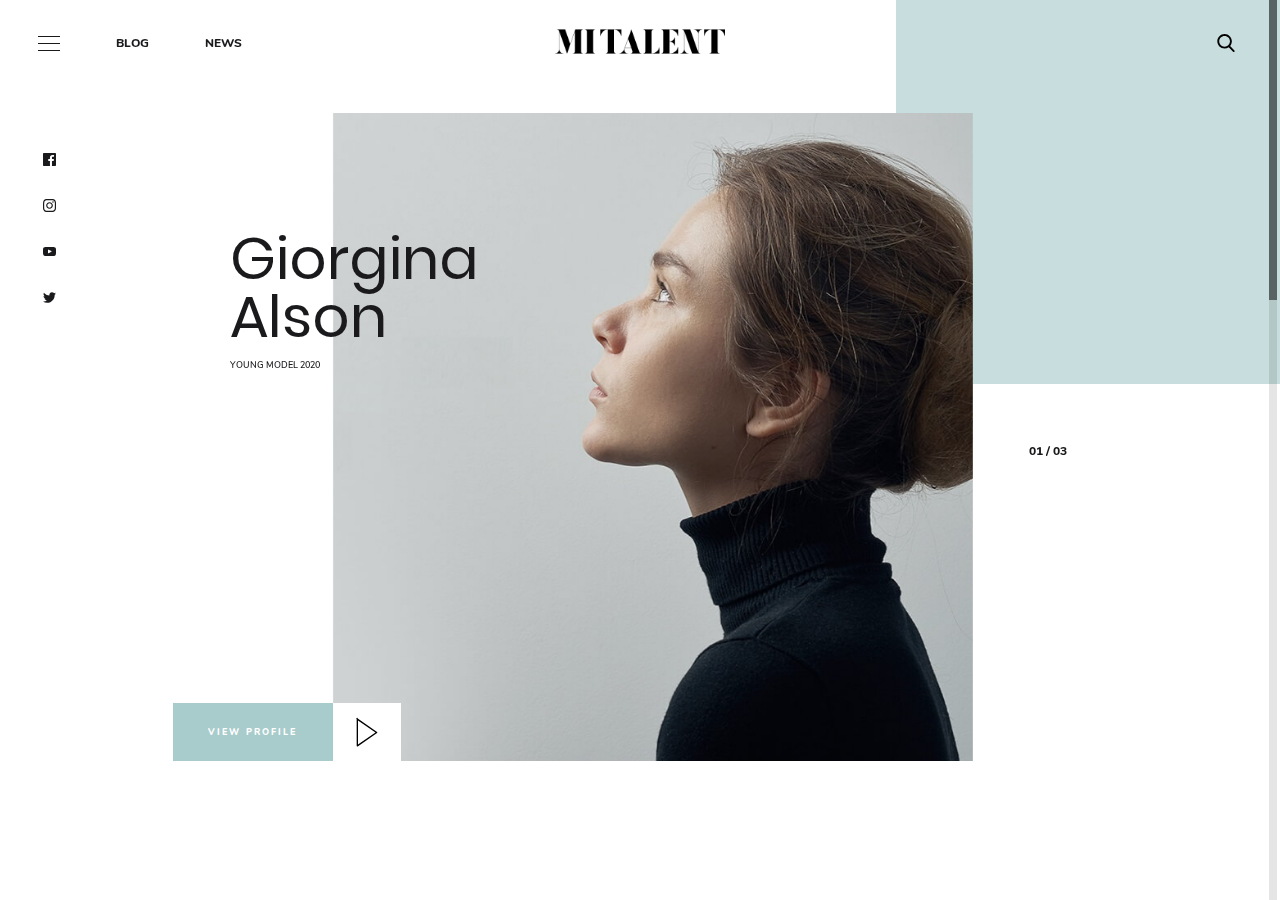
<file: index.html>
<!DOCTYPE html>
<html lang="en">
  <head>
    <meta charset="utf-8">
    <meta http-equiv="X-UA-Compatible" content="IE=edge">
    <meta name="viewport" content="width=device-width,initial-scale=1">
    <meta name="keywords" content="">
    <meta name="format-detection" content="telephone=no">
    <link rel="shortcut icon" href="static/img/general/touch-icon-32.png" type="image/x-icon">
    <link rel="apple-touch-icon" sizes="64x64" href="static/img/general/touch-icon-64.png">
    <link rel="preload" as="font" href="static/fonts/Nunito-ExtraBold.woff2" type="font/woff2" crossorigin>
    <link rel="preload" as="image" href="static/svg/logo.svg" crossorigin>
    <link rel="preload" href="main/css/main.css" as="style">
    <link rel="stylesheet" type="text/css" href="main/css/reset.css">
    <link rel="stylesheet" type="text/css" href="static/fonts/fonts.css">
    <link rel="stylesheet" href="static/libs/libs.css">
    <link rel="stylesheet" type="text/css" href="main/css/main.css">
    <title>Mitalent
    </title>
  </head>
  <body>
    <div class="cursor"><span class="cursor__icon cursor__icon_default"></span><img class="cursor__icon cursor__icon_grab" src="static/svg/drag.svg" alt="cursor"><img class="cursor__icon cursor__icon_arrow" src="static/svg/arrow.svg" alt="cursor"><span class="cursor__icon cursor__icon_play">Play</span></div>
        <nav class="main-nav" id="main-nav">
          <ul class="main-nav__list">
            <li class="main-nav__item-wrap">
              <div class="main-nav__item interactive" data-cursor="arrow" style="transition-delay: 0s;"><a class="main-nav__link" href="blog.html"><span class="main-nav__item-text">Blog</span><span class="main-nav__item-number">00</span><span class="main-nav__item-line" style="transition-delay: 0s;"></span></a></div>
            </li>
            <li class="main-nav__item-wrap">
              <div class="main-nav__item interactive" data-cursor="arrow" style="transition-delay: 0.3s;"><a class="main-nav__link" href="news.html"><span class="main-nav__item-text">News</span><span class="main-nav__item-number">01</span><span class="main-nav__item-line" style="transition-delay: 0.3s;"></span></a></div>
            </li>
            <li class="main-nav__item-wrap">
              <div class="main-nav__item interactive" data-cursor="arrow" style="transition-delay: 0.6s;"><a class="main-nav__link" href="contacts.html"><span class="main-nav__item-text">Contacts</span><span class="main-nav__item-number">02</span><span class="main-nav__item-line" style="transition-delay: 0.6s;"></span></a></div>
            </li>
          </ul>
          <button class="toggle-navigation-btn toggle-navigation-btn_closed interactive main-nav__close-btn" type="button" data-cursor="circle" id="main-nav-close-btn"><span class="hidden-text">Close navigation</span><span class="toggle-navigation-btn__line"></span></button>
        </nav>
        <div id="barba-wrapper">
          <div class="barba-container" data-namespace="mainPage">
            <div class="mainSlider square">
              <header class="header">
                <div class="header__panel">
                  <button class="toggle-navigation-btn header__sandwich interactive" type="button" data-cursor="circle" id="toggle-navigation-btn"><span class="hidden-text">Close navigation </span><span class="toggle-navigation-btn__line"></span></button><a class="header__link interactive" href="blog.html" data-cursor="dot">Blog </a><a class="header__link interactive" href="news.html" data-cursor="dot">News</a>
                </div><a class="header__logo" href="./"><img class="logo" src="static/svg/logo.svg" alt="Mitalent"></a>
                <div class="header__panel">
                  <div class="header__search-form search-form">
                    <div class="search-form__overlay interactive" data-cursor="circle"><img class="search-form__overlay-icon form__icon" src="static/svg/search.svg" alt="search icon"></div>
                    <form class="form form_size_sm search-form__block-form">
                      <input class="interactive form__input" type="search" placeholder="Search" name="main-search" data-cursor="hidden">
                      <button class="form__btn interactive" type="submit" data-cursor="circle"> <img class="form__icon" src="static/svg/search.svg" alt="search icon"></button>
                    </form>
                  </div>
                </div>
              </header>
              <div class="mainSlider__social">
                <ul class="social">
                  <li class="social__item"><a class="social__link interactive" href="#" target="_blank" data-cursor="circle" title="facebook">
                      <svg class="icon icon-fb social__icon" aria-hidden="true">
                        <use xlink:href="static/svg/symbol/sprite.svg#fb"></use>
                      </svg></a></li>
                  <li class="social__item"><a class="social__link interactive" href="#" target="_blank" data-cursor="circle" title="instagram">
                      <svg class="icon icon-instagram social__icon" aria-hidden="true">
                        <use xlink:href="static/svg/symbol/sprite.svg#instagram"></use>
                      </svg></a></li>
                  <li class="social__item"><a class="social__link interactive" href="#" target="_blank" data-cursor="circle" title="youtube">
                      <svg class="icon icon-youtube social__icon" aria-hidden="true">
                        <use xlink:href="static/svg/symbol/sprite.svg#youtube"></use>
                      </svg></a></li>
                  <li class="social__item"><a class="social__link interactive" href="#" target="_blank" data-cursor="circle" title="twitter">
                      <svg class="icon icon-twitter social__icon" aria-hidden="true">
                        <use xlink:href="static/svg/symbol/sprite.svg#twitter"></use>
                      </svg></a></li>
                </ul>
              </div>
              <div class="swiper-container main-slider loading">
                <div class="swiper-wrapper">
                  <section class="swiper-slide interactive" data-slide="0" data-cursor="grab">
                    <div class="slide-bgimg interactive" data-cursor="grab" style="background-image:url(static/img/content/giorgina.jpg);"><img class="entity-img" src="static/img/content/giorgina.jpg"></div><a class="swiper-link btn-main interactive" href="profile-1.html" data-cursor="dot"><span class="btn-main__text">View profile</span><span class="btn-main__pic">
                        <svg class="icon icon-play btn-main__icon" aria-hidden="true">
                          <use xlink:href="static/svg/symbol/sprite.svg#play"></use>
                        </svg></span></a>
                    <div class="swiper-slide__content content interactive" data-cursor="grab">
                      <h2 class="title">Giorgina Alson</h2>
                      <p class="caption">Young model 2020</p>
                    </div>
                  </section>
                  <section class="swiper-slide interactive" data-slide="1" data-cursor="grab">
                    <div class="slide-bgimg" style="background-image:url(static/img/content/derek.jpg);"><img class="entity-img" src="static/img/content/derek.jpg"></div><a class="swiper-link btn-main interactive" href="profile-2.html" data-cursor="dot"><span class="btn-main__text">View profile</span><span class="btn-main__pic">
                        <svg class="icon icon-play btn-main__icon" aria-hidden="true">
                          <use xlink:href="static/svg/symbol/sprite.svg#play"></use>
                        </svg></span></a>
                    <div class="swiper-slide__content content">
                      <h2 class="title">Derek Anderson</h2>
                      <p class="caption">Btitish comedian</p>
                    </div>
                  </section>
                  <section class="swiper-slide interactive" data-slide="2" data-cursor="grab">
                    <div class="slide-bgimg" style="background-image:url(static/img/content/keith.jpg);"><img class="entity-img" src="static/img/content/keith.jpg"></div><a class="swiper-link btn-main interactive" href="profile-3.html" data-cursor="dot"><span class="btn-main__text">View profile</span><span class="btn-main__pic">
                        <svg class="icon icon-play btn-main__icon" aria-hidden="true">
                          <use xlink:href="static/svg/symbol/sprite.svg#play"></use>
                        </svg></span></a>
                    <div class="swiper-slide__content content">
                      <h2 class="title">Keith Ruiz</h2>
                      <p class="caption">Comedian</p>
                    </div>
                  </section>
                </div>
                <div class="swiper-scrollbar">       </div>
                <button class="swiper-button-prev swiper-button-white">  </button>
                <button class="swiper-button-next swiper-button-white"></button>
              </div>
              <div class="mainSlider__navWrap swiper-nav-wrap loading">
                <div class="swiper-container nav-slider">
                  <div class="swiper-wrapper">
                    <div class="swiper-slide nav-slide">01<img class="entity-img" src="static/img/content/giorgina.jpg"></div>
                    <div class="swiper-slide nav-slide">02 <img class="entity-img" src="static/img/content/derek.jpg"></div>
                    <div class="swiper-slide nav-slide">03<img class="entity-img" src="static/img/content/keith.jpg"></div>
                  </div>
                </div>
                <div class="swiper-slider-count">03</div>
              </div>
            </div>
          </div>
          <div class="barba-overlay"></div>
        </div>
    <script src="static/js/libs.js"></script>
    <script src="static/js/main.js"></script>
  </body>
</html>
</file>
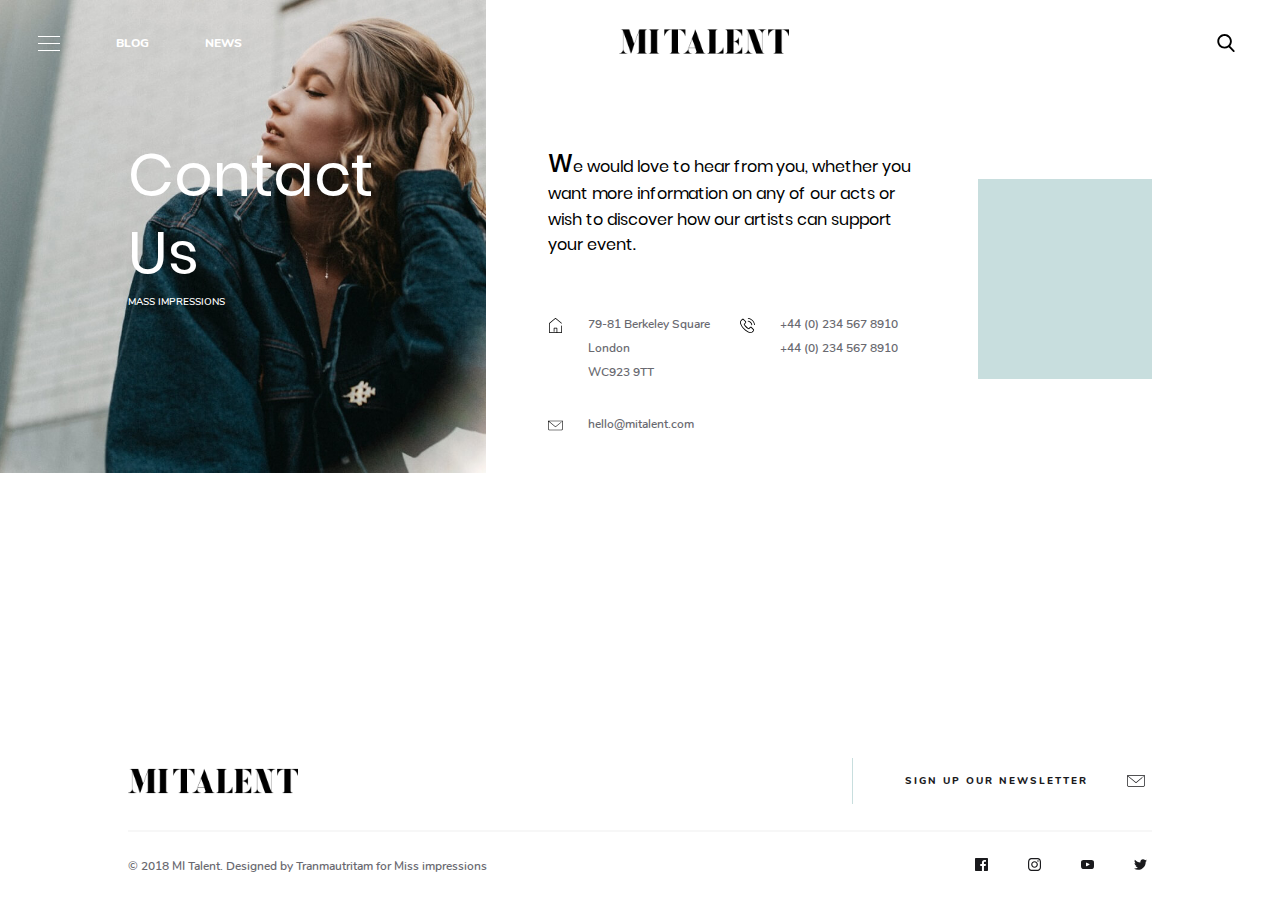
<file: contacts.html>
<!DOCTYPE html>
<html lang="en">
  <head>
    <meta charset="utf-8">
    <meta http-equiv="X-UA-Compatible" content="IE=edge">
    <meta name="viewport" content="width=device-width,initial-scale=1">
    <meta name="keywords" content="">
    <meta name="format-detection" content="telephone=no">
    <link rel="shortcut icon" href="static/img/general/touch-icon-32.png" type="image/x-icon">
    <link rel="apple-touch-icon" sizes="64x64" href="static/img/general/touch-icon-64.png">
    <link rel="preload" as="font" href="static/fonts/Nunito-ExtraBold.woff2" type="font/woff2" crossorigin>
    <link rel="preload" href="main/css/main.css" as="style">
    <link rel="stylesheet" type="text/css" href="main/css/reset.css">
    <link rel="stylesheet" type="text/css" href="static/fonts/fonts.css">
    <link rel="stylesheet" href="static/libs/libs.css">
    <link rel="stylesheet" type="text/css" href="main/css/main.css">
    <title>Contact Us
    </title>
  </head>
  <body>
    <div class="cursor"><span class="cursor__icon cursor__icon_default"></span><img class="cursor__icon cursor__icon_grab" src="static/svg/drag.svg" alt="cursor"><img class="cursor__icon cursor__icon_arrow" src="static/svg/arrow.svg" alt="cursor"><span class="cursor__icon cursor__icon_play">Play</span></div>
    <nav class="main-nav" id="main-nav">
      <ul class="main-nav__list">
        <li class="main-nav__item-wrap">
          <div class="main-nav__item interactive" data-cursor="arrow" style="transition-delay: 0s;"><a class="main-nav__link" href="blog.html"><span class="main-nav__item-text">Blog</span><span class="main-nav__item-number">00</span><span class="main-nav__item-line" style="transition-delay: 0s;"></span></a></div>
        </li>
        <li class="main-nav__item-wrap">
          <div class="main-nav__item interactive" data-cursor="arrow" style="transition-delay: 0.3s;"><a class="main-nav__link" href="news.html"><span class="main-nav__item-text">News</span><span class="main-nav__item-number">01</span><span class="main-nav__item-line" style="transition-delay: 0.3s;"></span></a></div>
        </li>
        <li class="main-nav__item-wrap">
          <div class="main-nav__item interactive" data-cursor="arrow" style="transition-delay: 0.6s;"><a class="main-nav__link" href="contacts.html"><span class="main-nav__item-text">Contacts</span><span class="main-nav__item-number">02</span><span class="main-nav__item-line" style="transition-delay: 0.6s;"></span></a></div>
        </li>
      </ul>
      <button class="toggle-navigation-btn toggle-navigation-btn_closed interactive main-nav__close-btn" type="button" data-cursor="circle" id="main-nav-close-btn"><span class="hidden-text">Close navigation</span><span class="toggle-navigation-btn__line"></span></button>
    </nav>
    <div id="barba-wrapper">
    <div class="barba-container" data-namespace="contacts">
      <div class="contact-us">
        <div class="contact-us__inner">
          <div class="contact-us__inner-pic" data-aos="fade-down" data-aos-duration="1000"></div>
          <header class="header">
            <div class="header__panel">
              <button class="toggle-navigation-btn header__sandwich interactive" type="button" data-cursor="circle" id="toggle-navigation-btn"><span class="hidden-text">Close navigation </span><span class="toggle-navigation-btn__line"></span></button><a class="header__link interactive" href="blog.html" data-cursor="dot">Blog </a><a class="header__link interactive" href="news.html" data-cursor="dot">News</a>
            </div><a class="header__logo" href="./"><img class="logo" src="static/svg/logo.svg" alt="Mitalent"></a>
            <div class="header__panel">
              <div class="header__search-form search-form">
                <div class="search-form__overlay interactive" data-cursor="circle"><img class="search-form__overlay-icon form__icon" src="static/svg/search.svg" alt="search icon"></div>
                <form class="form form_size_sm search-form__block-form">
                  <input class="interactive form__input" type="search" placeholder="Search" name="main-search" data-cursor="hidden">
                  <button class="form__btn interactive" type="submit" data-cursor="circle"> <img class="form__icon" src="static/svg/search.svg" alt="search icon"></button>
                </form>
              </div>
            </div>
          </header>
          <div class="contact-us__wrapper wrapper">
            <div class="contact-us__title-block" data-aos="fade-down" data-aos-delay="1000" data-aos-duration="1000">
              <h1 class="contact-us__title section-title"> Contact <span>us</span>
              </h1><span class="contact-us__suptitle link-suptitle">Mass impressions</span>
            </div>
            <div class="contact-us__text-block">
              <p class="contact-us__p" data-aos="fade-down" data-aos-delay="300" data-aos-duration="1000">We would love to hear from you, whether you want more information on any of our acts or wish to discover how our artists can support your event.</p>
              <div class="contact-us__contacts-block" data-aos="fade-up" data-aos-delay="300" data-aos-duration="800">
                <a class="contact-us__link" href="#" >
                  <svg class="icon icon-home contact-us__icon" aria-hidden="true">
                    <use xlink:href="static/svg/symbol/sprite.svg#home"></use>
                  </svg>
                  <p class="span contact-us__link-inner"><span class="contact-us__link-text">79-81 Berkeley Square</span><span class="contact-us__link-text">London</span><span class="contact-us__link-text">WC923 9TT</span></p></a>
                <div class="contact-us__link">
                  <svg class="icon icon-phone-call contact-us__icon" aria-hidden="true">
                    <use xlink:href="static/svg/symbol/sprite.svg#phone-call"></use>
                  </svg>
                  <p class="span contact-us__link-inner"><a class="contact-us__link-text" href="tel:+4402345678910">+44 (0) 234 567 8910</a><a class="contact-us__link-text" href="tel:+4402345678910">+44 (0) 234 567 8910</a></p>
                </div><a class="contact-us__link" href="mailto:hello@mitalent.com">
                  <svg class="icon icon-letter contact-us__icon" aria-hidden="true">
                    <use xlink:href="static/svg/symbol/sprite.svg#letter"></use>
                  </svg>
                  <p class="span contact-us__link-inner"><span class="contact-us__link-text">hello@mitalent.com</span></p></a>
              </div>
            </div>
          </div>
        </div>
        <footer class="footer">
          <div class="wrapper">
            <div class="footer__line"><img class="logo footer__logo" src="static/svg/logo.svg" alt="Mitalent">
              <div class="footer__sign-up-form form">
                <input class="interactive form__input" type="text" data-cursor="hidden" placeholder="Sign up our newsletter" name="sign-up-newsletter">
                <button class="form__btn interactive" type="submit" data-cursor="circle"><span class="hidden-text">Send form </span>
                  <svg class="icon icon-letter form__icon" aria-hidden="true">
                    <use xlink:href="static/svg/symbol/sprite.svg#letter"></use>
                  </svg>
                </button>
              </div>
            </div>
            <div class="footer__line">
              <div class="footer__social">
                <ul class="social">
                  <li class="social__item"><a class="social__link interactive" href="#" target="_blank" data-cursor="circle" title="facebook">
                      <svg class="icon icon-fb social__icon" aria-hidden="true">
                        <use xlink:href="static/svg/symbol/sprite.svg#fb"></use>
                      </svg></a></li>
                  <li class="social__item"><a class="social__link interactive" href="#" target="_blank" data-cursor="circle" title="instagram">
                      <svg class="icon icon-instagram social__icon" aria-hidden="true">
                        <use xlink:href="static/svg/symbol/sprite.svg#instagram"></use>
                      </svg></a></li>
                  <li class="social__item"><a class="social__link interactive" href="#" target="_blank" data-cursor="circle" title="youtube">
                      <svg class="icon icon-youtube social__icon" aria-hidden="true">
                        <use xlink:href="static/svg/symbol/sprite.svg#youtube"></use>
                      </svg></a></li>
                  <li class="social__item"><a class="social__link interactive" href="#" target="_blank" data-cursor="circle" title="twitter">
                      <svg class="icon icon-twitter social__icon" aria-hidden="true">
                        <use xlink:href="static/svg/symbol/sprite.svg#twitter"></use>
                      </svg></a></li>
                </ul>
              </div><small class="footer__copyright"> &copy; 2018 MI Talent. Designed by Tranmautritam for Miss impressions</small>
            </div>
          </div>
        </footer>
      </div>
    </div>
    <div class="barba-overlay"></div>
    <script src="static/js/libs.js"></script>
    <script src="static/js/main.js"></script>
    </body>
    </html>
</file>
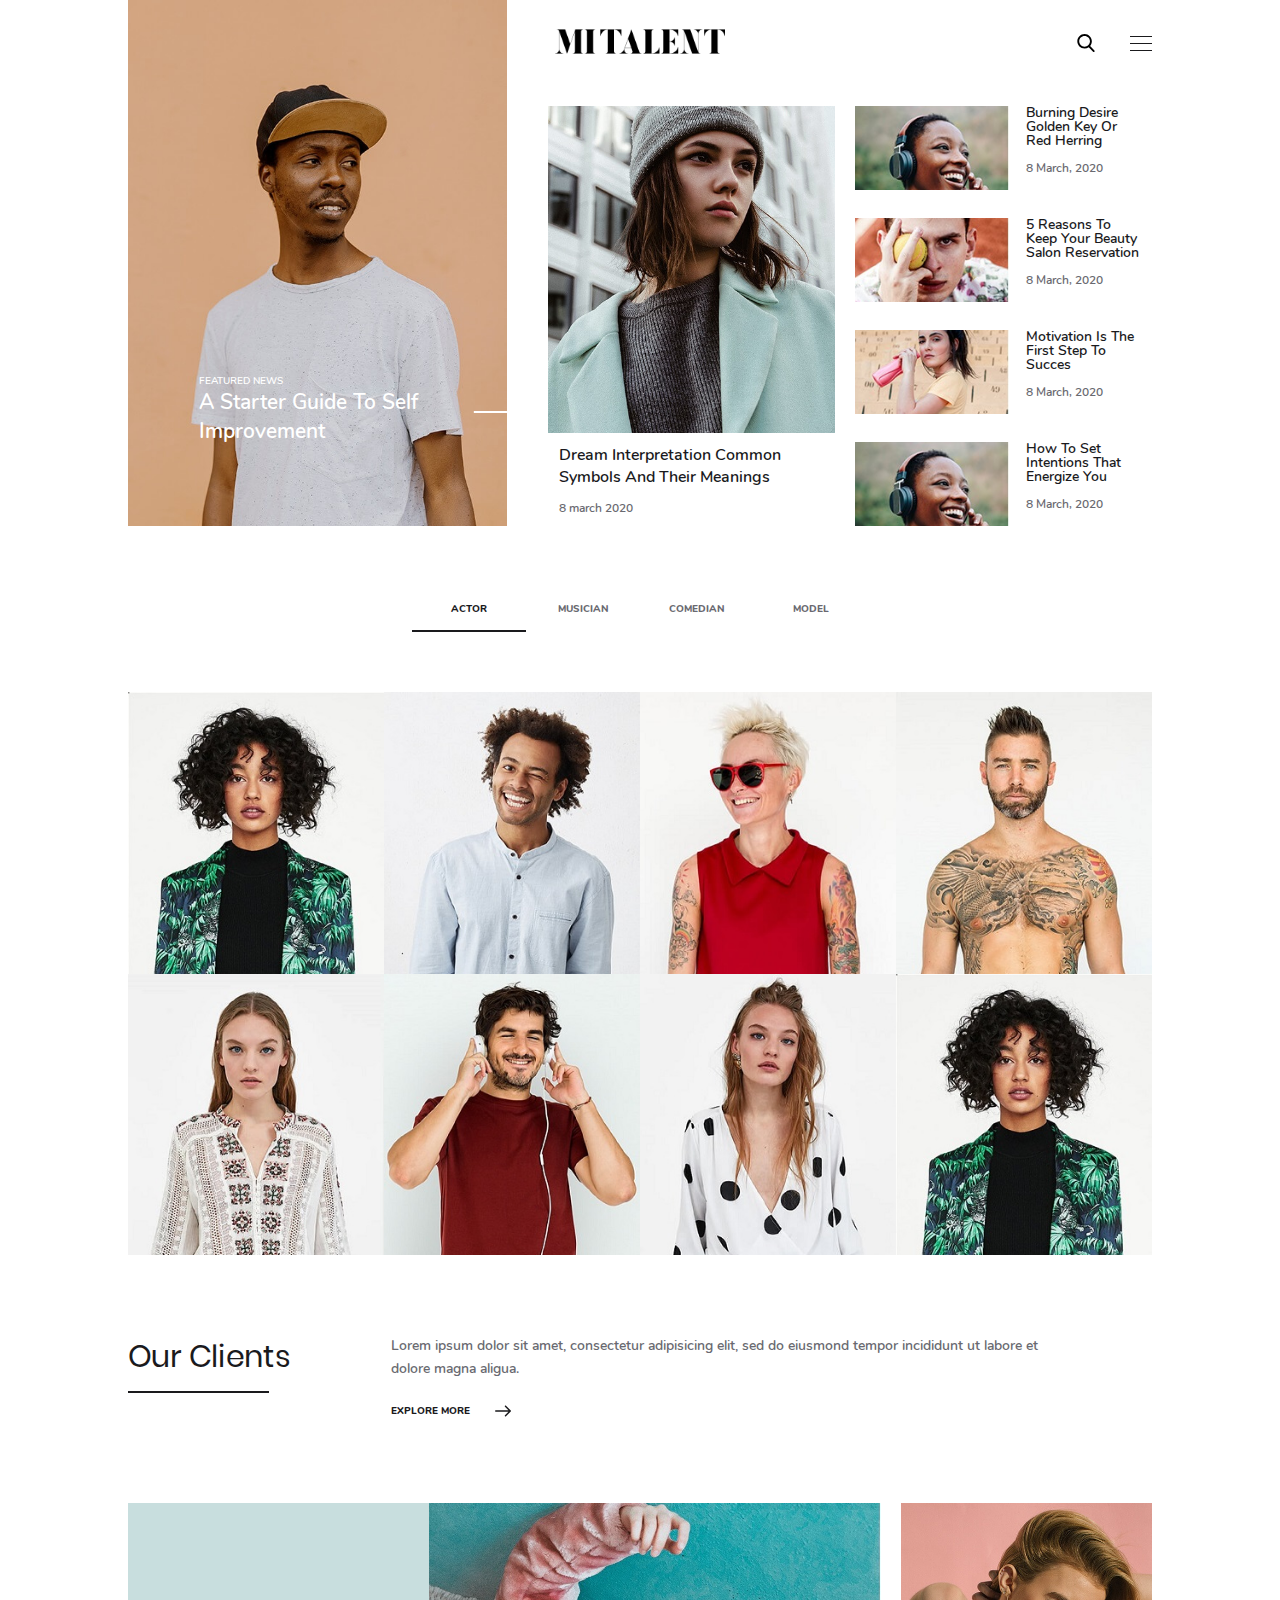
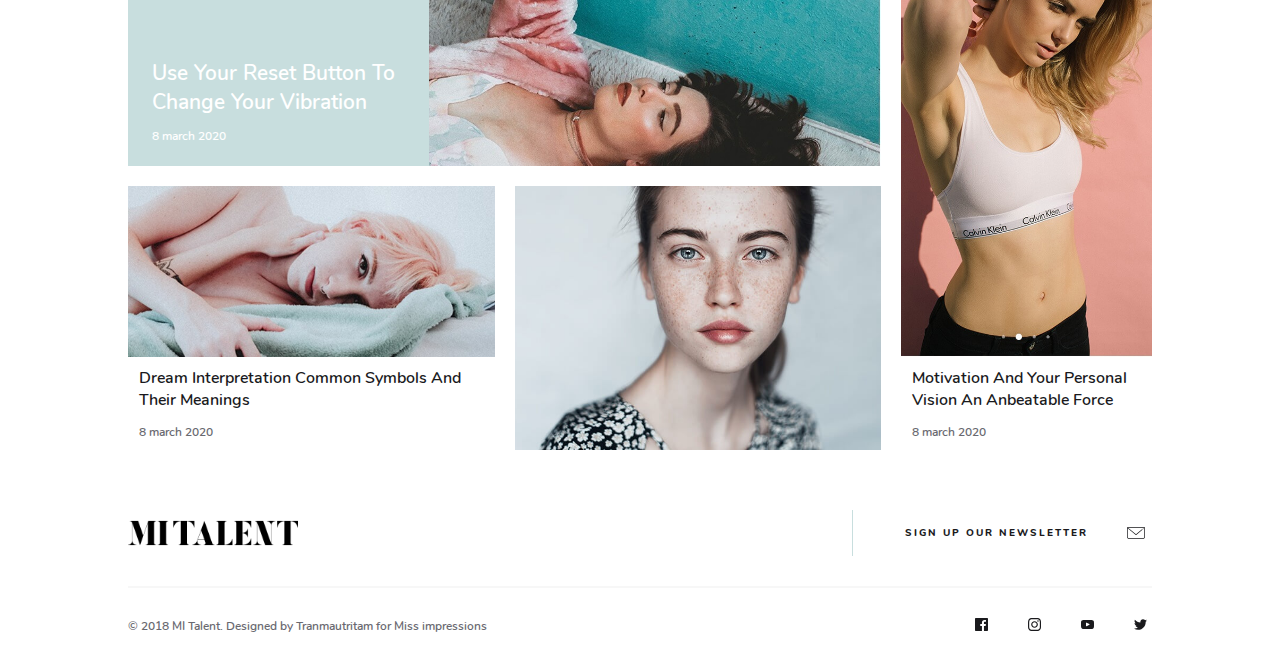
<file: news.html>
<!DOCTYPE html>
<html lang="en">
  <head>
    <meta charset="utf-8">
    <meta http-equiv="X-UA-Compatible" content="IE=edge">
    <meta name="viewport" content="width=device-width,initial-scale=1">
    <meta name="keywords" content="">
    <meta name="format-detection" content="telephone=no">
    <link rel="shortcut icon" href="static/img/general/touch-icon-32.png" type="image/x-icon">
    <link rel="apple-touch-icon" sizes="64x64" href="static/img/general/touch-icon-64.png">
    <link rel="preload" as="font" href="static/fonts/Nunito-ExtraBold.woff2" type="font/woff2" crossorigin>
    <link rel="preload" href="main/css/main.css" as="style">
    <link rel="stylesheet" type="text/css" href="main/css/reset.css">
    <link rel="stylesheet" type="text/css" href="static/fonts/fonts.css">
    <link rel="stylesheet" href="static/libs/libs.css">
    <link rel="stylesheet" type="text/css" href="main/css/main.css">
    <title>News
    </title>
  </head>
  <body>
    <div class="cursor"><span class="cursor__icon cursor__icon_default"></span><img class="cursor__icon cursor__icon_grab" src="static/svg/drag.svg" alt="cursor"><img class="cursor__icon cursor__icon_arrow" src="static/svg/arrow.svg" alt="cursor"><span class="cursor__icon cursor__icon_play">Play</span></div>
    <nav class="main-nav" id="main-nav">
      <ul class="main-nav__list">
        <li class="main-nav__item-wrap">
          <div class="main-nav__item interactive" data-cursor="arrow" style="transition-delay: 0s;"><a class="main-nav__link" href="blog.html"><span class="main-nav__item-text">Blog</span><span class="main-nav__item-number">00</span><span class="main-nav__item-line" style="transition-delay: 0s;"></span></a></div>
        </li>
        <li class="main-nav__item-wrap">
          <div class="main-nav__item interactive" data-cursor="arrow" style="transition-delay: 0.3s;"><a class="main-nav__link" href="news.html"><span class="main-nav__item-text">News</span><span class="main-nav__item-number">01</span><span class="main-nav__item-line" style="transition-delay: 0.3s;"></span></a></div>
        </li>
        <li class="main-nav__item-wrap">
          <div class="main-nav__item interactive" data-cursor="arrow" style="transition-delay: 0.6s;"><a class="main-nav__link" href="contacts.html"><span class="main-nav__item-text">Contacts</span><span class="main-nav__item-number">02</span><span class="main-nav__item-line" style="transition-delay: 0.6s;"></span></a></div>
        </li>
      </ul>
      <button class="toggle-navigation-btn toggle-navigation-btn_closed interactive main-nav__close-btn" type="button" data-cursor="circle" id="main-nav-close-btn"><span class="hidden-text">Close navigation</span><span class="toggle-navigation-btn__line"></span></button>
    </nav>
    <div id="barba-wrapper">
    <div class="barba-container" data-namespace="news">
      <div class="news">
        <div class="wrapper">
          <header class="header news__header"><a class="header__logo" href="./"><img class="logo" src="static/svg/logo.svg" alt="Mitalent"></a>
            <div class="header__panel">
              <div class="header__search-form search-form">
                <div class="search-form__overlay interactive" data-cursor="circle"><img class="search-form__overlay-icon form__icon" src="static/svg/search.svg" alt="search icon"></div>
                <form class="form form_size_sm search-form__block-form">
                  <input class="interactive form__input" type="search" placeholder="Search" name="main-search" data-cursor="hidden">
                  <button class="form__btn interactive" type="submit" data-cursor="circle"><img class="form__icon" src="static/svg/search.svg" alt="search icon"></button>
                </form>
              </div>
              <button class="toggle-navigation-btn header__sandwich interactive" type="button" data-cursor="circle" id="toggle-navigation-btn"><span class="hidden-text">Close navigation</span><span class="toggle-navigation-btn__line">       </span></button>
            </div>
          </header>
          <div class="news__main-screen-blocks">
            <div class="news__column news__column_size_lg interactive" data-cursor="arrow" data-aos="fade-right" data-aos-duration="2000">
              <div class="news__pic-wrap">
                <picture class="news__pic">
                  <source srcset="static/img/content/puzzle/puzzle5.jpg, static/img/content/puzzle/puzzle5-retina.jpg 2x"><img src="static/img/content/puzzle/puzzle5.jpg" alt="puzzle5">
                </picture>
              </div>
              <div class="news__text"><span class="news__title-suptitle link-suptitle">Featured news</span>
                <h3 class="news__title link-text">A starter guide to self improvement</h3>
              </div>
            </div>
            <div class="news__column interactive" data-cursor="arrow" data-aos="fade-right" data-aos-duration="2000" data-aos-delay="1000">
              <div class="news__pic-wrap">
                <picture class="news__pic">
                  <source srcset="static/img/content/puzzle/puzzle6.jpg, static/img/content/puzzle/puzzle6-retina.jpg 2x"><img src="static/img/content/puzzle/puzzle6.jpg" alt="puzzle6">
                </picture>
              </div>
              <div class="news__text">
                <h3 class="news__title link-text link-text_color_dark">Dream interpretation common symbols and their meanings</h3><span class="news__date link-date">8 march 2020</span>
              </div>
            </div>
            <div class="news__column news__media-links interactive" data-cursor="dot" data-aos="fade-left" data-aos-duration="2000" data-aos-delay="1500">
              <ul class="profile-media-links">
                <li class="profile-media-links__item interactive" data-cursor="arrow"><a class="profile-media-links__link" href="#" target="_blank">
                    <picture class="profile-media-links__prev">
                      <source srcset="static/img/content/puzzle/puzzle7.jpg, static/img/content/puzzle/puzzle7-retina.jpg 2x"/><img src="static/img/content/puzzle/puzzle7.jpg" alt="Burning desire golden key or red herring"/>
                    </picture>
                    <div class="profile-media-links__text-box">
                      <p class="profile-media-links__text link-text link-text_color_dark">Burning desire golden key or red herring</p><span class="profile-media-links__date link-date">8 March, 2020</span>
                    </div></a></li>
                <li class="profile-media-links__item interactive" data-cursor="arrow"><a class="profile-media-links__link" href="#" target="_blank">
                    <picture class="profile-media-links__prev">
                      <source srcset="static/img/content/puzzle/puzzle8.jpg, static/img/content/puzzle/puzzle8-retina.jpg 2x"/><img src="static/img/content/puzzle/puzzle8.jpg" alt="5 reasons to keep your beauty salon reservation"/>
                    </picture>
                    <div class="profile-media-links__text-box">
                      <p class="profile-media-links__text link-text link-text_color_dark">5 reasons to keep your beauty salon reservation</p><span class="profile-media-links__date link-date">8 March, 2020</span>
                    </div></a></li>
                <li class="profile-media-links__item interactive" data-cursor="arrow"><a class="profile-media-links__link" href="#" target="_blank">
                    <picture class="profile-media-links__prev">
                      <source srcset="static/img/content/puzzle/puzzle9.jpg, static/img/content/puzzle/puzzle9-retina.jpg 2x"/><img src="static/img/content/puzzle/puzzle9.jpg" alt="Motivation is the first step to succes"/>
                    </picture>
                    <div class="profile-media-links__text-box">
                      <p class="profile-media-links__text link-text link-text_color_dark">Motivation is the first step to succes</p><span class="profile-media-links__date link-date">8 March, 2020</span>
                    </div></a></li>
                <li class="profile-media-links__item interactive" data-cursor="arrow"><a class="profile-media-links__link" href="#" target="_blank">
                    <picture class="profile-media-links__prev">
                      <source srcset="static/img/content/puzzle/puzzle7.jpg, static/img/content/puzzle/puzzle7-retina.jpg 2x"/><img src="static/img/content/puzzle/puzzle7.jpg" alt="How to set intentions that energize you"/>
                    </picture>
                    <div class="profile-media-links__text-box">
                      <p class="profile-media-links__text link-text link-text_color_dark">How to set intentions that energize you</p><span class="profile-media-links__date link-date">8 March, 2020</span>
                    </div></a></li>
              </ul>
            </div>
          </div>
          <div class="news__portfolio-list">
            <ul class="news__portfolio-list-tabs tabs">
              <li class="tabs__item interactive" data-cursor="dot">
                <button class="tabs__btn tabs__btn_active" type="button" data-tab="#">Actor</button>
              </li>
              <li class="tabs__item interactive" data-cursor="dot">
                <button class="tabs__btn" type="button" data-tab="#">Musician</button>
              </li>
              <li class="tabs__item interactive" data-cursor="dot">
                <button class="tabs__btn" type="button" data-tab="#">Comedian</button>
              </li>
              <li class="tabs__item interactive" data-cursor="dot">
                <button class="tabs__btn" type="button" data-tab="#">Model</button>
              </li>
            </ul>
            <div class="portfolio">
                      <div class="portfolio__item portfolio__item_light">
                        <picture class="portfolio__item-pic">
                          <source srcset="static/img/content/portfolio/portfolio1-400w.jpg, static/img/content/portfolio/portfolio1-800w.jpg 2x" media="(max-width: 599px)">
                          <source srcset="static/img/content/portfolio/portfolio1-300w.jpg, static/img/content/portfolio/portfolio1-600w.jpg 2x" media="(min-width: 600px)"><img src="static/img/content/portfolio/portfolio1-400w.jpg" alt="Keith Ruiz">
                        </picture>
                        <div class="portfolio__item-descr">
                          <div class="portfolio__item-btn-box"><a class="portfolio__item-btn" href="#">
                              <svg class="icon icon-arrow portfolio__item-btn-icon" aria-hidden="true">
                                <use xlink:href="static/svg/symbol/sprite.svg#arrow"></use>
                              </svg></a></div>
                          <h4 class="portfolio__item-name">Keith Ruiz</h4>
                          <p class="portfolio__item-text">comedian</p>
                        </div>
                      </div>
                      <div class="portfolio__item portfolio__item_light">
                        <picture class="portfolio__item-pic">
                          <source srcset="static/img/content/portfolio/portfolio2-400w.jpg, static/img/content/portfolio/portfolio2-800w.jpg 2x" media="(max-width: 599px)">
                          <source srcset="static/img/content/portfolio/portfolio2-300w.jpg, static/img/content/portfolio/portfolio2-600w.jpg 2x" media="(min-width: 600px)"><img src="static/img/content/portfolio/portfolio2-400w.jpg" alt="Keith Ruiz">
                        </picture>
                        <div class="portfolio__item-descr">
                          <div class="portfolio__item-btn-box"><a class="portfolio__item-btn" href="#">
                              <svg class="icon icon-arrow portfolio__item-btn-icon" aria-hidden="true">
                                <use xlink:href="static/svg/symbol/sprite.svg#arrow"></use>
                              </svg></a></div>
                          <h4 class="portfolio__item-name">Keith Ruiz</h4>
                          <p class="portfolio__item-text">comedian</p>
                        </div>
                      </div>
                      <div class="portfolio__item portfolio__item_light">
                        <picture class="portfolio__item-pic">
                          <source srcset="static/img/content/portfolio/portfolio3-400w.jpg, static/img/content/portfolio/portfolio3-800w.jpg 2x" media="(max-width: 599px)">
                          <source srcset="static/img/content/portfolio/portfolio3-300w.jpg, static/img/content/portfolio/portfolio3-600w.jpg 2x" media="(min-width: 600px)"><img src="static/img/content/portfolio/portfolio3-400w.jpg" alt="Keith Ruiz">
                        </picture>
                        <div class="portfolio__item-descr">
                          <div class="portfolio__item-btn-box"><a class="portfolio__item-btn" href="#">
                              <svg class="icon icon-arrow portfolio__item-btn-icon" aria-hidden="true">
                                <use xlink:href="static/svg/symbol/sprite.svg#arrow"></use>
                              </svg></a></div>
                          <h4 class="portfolio__item-name">Keith Ruiz</h4>
                          <p class="portfolio__item-text">comedian</p>
                        </div>
                      </div>
                      <div class="portfolio__item portfolio__item_light">
                        <picture class="portfolio__item-pic">
                          <source srcset="static/img/content/portfolio/portfolio4-400w.jpg, static/img/content/portfolio/portfolio4-800w.jpg 2x" media="(max-width: 599px)">
                          <source srcset="static/img/content/portfolio/portfolio4-300w.jpg, static/img/content/portfolio/portfolio4-600w.jpg 2x" media="(min-width: 600px)"><img src="static/img/content/portfolio/portfolio4-400w.jpg" alt="Keith Ruiz">
                        </picture>
                        <div class="portfolio__item-descr">
                          <div class="portfolio__item-btn-box"><a class="portfolio__item-btn" href="#">
                              <svg class="icon icon-arrow portfolio__item-btn-icon" aria-hidden="true">
                                <use xlink:href="static/svg/symbol/sprite.svg#arrow"></use>
                              </svg></a></div>
                          <h4 class="portfolio__item-name">Keith Ruiz</h4>
                          <p class="portfolio__item-text">comedian</p>
                        </div>
                      </div>
                      <div class="portfolio__item portfolio__item_light">
                        <picture class="portfolio__item-pic">
                          <source srcset="static/img/content/portfolio/portfolio5-400w.jpg, static/img/content/portfolio/portfolio5-800w.jpg 2x" media="(max-width: 599px)">
                          <source srcset="static/img/content/portfolio/portfolio5-300w.jpg, static/img/content/portfolio/portfolio5-600w.jpg 2x" media="(min-width: 600px)"><img src="static/img/content/portfolio/portfolio5-400w.jpg" alt="Keith Ruiz">
                        </picture>
                        <div class="portfolio__item-descr">
                          <div class="portfolio__item-btn-box"><a class="portfolio__item-btn" href="#">
                              <svg class="icon icon-arrow portfolio__item-btn-icon" aria-hidden="true">
                                <use xlink:href="static/svg/symbol/sprite.svg#arrow"></use>
                              </svg></a></div>
                          <h4 class="portfolio__item-name">Keith Ruiz</h4>
                          <p class="portfolio__item-text">comedian</p>
                        </div>
                      </div>
                      <div class="portfolio__item portfolio__item_light">
                        <picture class="portfolio__item-pic">
                          <source srcset="static/img/content/portfolio/portfolio6-400w.jpg, static/img/content/portfolio/portfolio6-800w.jpg 2x" media="(max-width: 599px)">
                          <source srcset="static/img/content/portfolio/portfolio6-300w.jpg, static/img/content/portfolio/portfolio6-600w.jpg 2x" media="(min-width: 600px)"><img src="static/img/content/portfolio/portfolio6-400w.jpg" alt="Keith Ruiz">
                        </picture>
                        <div class="portfolio__item-descr">
                          <div class="portfolio__item-btn-box"><a class="portfolio__item-btn" href="#">
                              <svg class="icon icon-arrow portfolio__item-btn-icon" aria-hidden="true">
                                <use xlink:href="static/svg/symbol/sprite.svg#arrow"></use>
                              </svg></a></div>
                          <h4 class="portfolio__item-name">Keith Ruiz</h4>
                          <p class="portfolio__item-text">comedian</p>
                        </div>
                      </div>
                      <div class="portfolio__item portfolio__item_light">
                        <picture class="portfolio__item-pic">
                          <source srcset="static/img/content/portfolio/portfolio7-400w.jpg, static/img/content/portfolio/portfolio7-800w.jpg 2x" media="(max-width: 599px)">
                          <source srcset="static/img/content/portfolio/portfolio7-300w.jpg, static/img/content/portfolio/portfolio7-600w.jpg 2x" media="(min-width: 600px)"><img src="static/img/content/portfolio/portfolio7-400w.jpg" alt="Keith Ruiz">
                        </picture>
                        <div class="portfolio__item-descr">
                          <div class="portfolio__item-btn-box"><a class="portfolio__item-btn" href="#">
                              <svg class="icon icon-arrow portfolio__item-btn-icon" aria-hidden="true">
                                <use xlink:href="static/svg/symbol/sprite.svg#arrow"></use>
                              </svg></a></div>
                          <h4 class="portfolio__item-name">Keith Ruiz</h4>
                          <p class="portfolio__item-text">comedian</p>
                        </div>
                      </div>
                      <div class="portfolio__item portfolio__item_light">
                        <picture class="portfolio__item-pic">
                          <source srcset="static/img/content/portfolio/portfolio1-400w.jpg, static/img/content/portfolio/portfolio1-800w.jpg 2x" media="(max-width: 599px)">
                          <source srcset="static/img/content/portfolio/portfolio1-300w.jpg, static/img/content/portfolio/portfolio1-600w.jpg 2x" media="(min-width: 600px)"><img src="static/img/content/portfolio/portfolio1-400w.jpg" alt="Keith Ruiz">
                        </picture>
                        <div class="portfolio__item-descr">
                          <div class="portfolio__item-btn-box"><a class="portfolio__item-btn" href="#">
                              <svg class="icon icon-arrow portfolio__item-btn-icon" aria-hidden="true">
                                <use xlink:href="static/svg/symbol/sprite.svg#arrow"></use>
                              </svg></a></div>
                          <h4 class="portfolio__item-name">Keith Ruiz</h4>
                          <p class="portfolio__item-text">comedian</p>
                        </div>
                      </div>
              <button class="portfolio__show-more show-more-btn interactive" type="button" data-cursor="dot" id="showMore"><span class="show-more-btn__text">Show more </span></button>
            </div>
          </div>
          <section class="profile__section">
            <div class="profile__title-panel">
              <h3 class="profile__article-title profile__article-title_line section-title">Our clients</h3>
            </div>
            <div class="profile__text-panel">
              <p class="profile__paragraph paragraph">Lorem ipsum dolor sit amet, consectetur adipisicing elit, sed do eiusmond tempor incididunt ut labore et dolore magna aligua.</p><a class="profile__show-more show-more-btn interactive" href="#" data-cursor="dot"><span class="show-more-btn__text">Explore more </span>
                <svg class="icon icon-arrow show-more-btn__icon" aria-hidden="true">
                  <use xlink:href="static/svg/symbol/sprite.svg#arrow"></use>
                </svg></a>
            </div>
          </section>
          <div class="news__puzzle pic-puzzle">
            <div class="pic-puzzle__column pic-puzzle__column_width_lg">
              <div class="pic-puzzle__line">
                <div class="pic-puzzle__small-block interactive" data-cursor="dot">
                  <div class="pic-puzzle__content-wrap">
                    <div class="pic-puzzle__text pic-puzzle__text_accent">
                      <h3 class="pic-puzzle__title link-text">Use your reset button to change your vibration</h3><span class="pic-puzzle__date link-date">8 march 2020</span>
                    </div>
                    <div class="pic-puzzle__img-wrap">
                      <div class="pic-puzzle__img" style="background-image: url(static/img/content/puzzle/puzzle1.jpg);"></div>
                    </div>
                  </div>
                </div>
              </div>
              <div class="pic-puzzle__line">
                <div class="pic-puzzle__small-block interactive" data-cursor="dot">
                  <div class="pic-puzzle__content-wrap pic-puzzle__content-wrap_vertical">
                    <div class="pic-puzzle__img-wrap">
                      <div class="pic-puzzle__img" style="background-image: url(static/img/content/puzzle/puzzle3.jpg);"></div>
                    </div>
                    <div class="pic-puzzle__text">
                      <h3 class="pic-puzzle__title link-text link-text_color_dark">Dream interpretation common symbols and their meanings </h3><span class="pic-puzzle__date link-date">8 march 2020</span>
                    </div>
                  </div>
                </div>
                <div class="pic-puzzle__small-block interactive" data-cursor="dot">
                  <div class="pic-puzzle__content-wrap pic-puzzle__content-wrap_vertical">
                    <div class="pic-puzzle__img-wrap">
                      <div class="pic-puzzle__img" style="background-image: url(static/img/content/puzzle/puzzle4.jpg);"></div>
                    </div>
                  </div>
                </div>
              </div>
            </div>
            <div class="pic-puzzle__column pic-puzzle__column_width_sm interactive" data-cursor="dot">
              <div class="pic-puzzle__content-wrap pic-puzzle__content-wrap_vertical">
                <div class="pic-puzzle__img-wrap">
                  <div class="pic-puzzle__img" style="background-image: url(static/img/content/puzzle/puzzle2.jpg);"></div>
                </div>
                <div class="pic-puzzle__text">
                  <h3 class="pic-puzzle__title link-text link-text_color_dark">Motivation and your personal vision an anbeatable force</h3><span class="pic-puzzle__date link-date">8 march 2020</span>
                </div>
              </div>
            </div>
          </div>
        </div>
        <footer class="footer">
          <div class="wrapper">
            <div class="footer__line"><img class="logo footer__logo" src="static/svg/logo.svg" alt="Mitalent">
              <div class="footer__sign-up-form form">
                <input class="interactive form__input" type="text" data-cursor="hidden" placeholder="Sign up our newsletter" name="sign-up-newsletter">
                <button class="form__btn interactive" type="submit" data-cursor="circle"><span class="hidden-text">Send form </span>
                  <svg class="icon icon-letter form__icon" aria-hidden="true">
                    <use xlink:href="static/svg/symbol/sprite.svg#letter"></use>
                  </svg>
                </button>
              </div>
            </div>
            <div class="footer__line">
              <div class="footer__social">
                <ul class="social">
                  <li class="social__item"><a class="social__link interactive" href="#" target="_blank" data-cursor="circle" title="facebook">
                      <svg class="icon icon-fb social__icon" aria-hidden="true">
                        <use xlink:href="static/svg/symbol/sprite.svg#fb"></use>
                      </svg></a></li>
                  <li class="social__item"><a class="social__link interactive" href="#" target="_blank" data-cursor="circle" title="instagram">
                      <svg class="icon icon-instagram social__icon" aria-hidden="true">
                        <use xlink:href="static/svg/symbol/sprite.svg#instagram"></use>
                      </svg></a></li>
                  <li class="social__item"><a class="social__link interactive" href="#" target="_blank" data-cursor="circle" title="youtube">
                      <svg class="icon icon-youtube social__icon" aria-hidden="true">
                        <use xlink:href="static/svg/symbol/sprite.svg#youtube"></use>
                      </svg></a></li>
                  <li class="social__item"><a class="social__link interactive" href="#" target="_blank" data-cursor="circle" title="twitter">
                      <svg class="icon icon-twitter social__icon" aria-hidden="true">
                        <use xlink:href="static/svg/symbol/sprite.svg#twitter"></use>
                      </svg></a></li>
                </ul>
              </div><small class="footer__copyright"> &copy; 2018 MI Talent. Designed by Tranmautritam for Miss impressions</small>
            </div>
          </div>
        </footer>
      </div>
    </div>
    <div class="barba-overlay"></div>
    <script src="static/js/libs.js"></script>
    <script src="static/js/main.js"></script>
    </body>
    </html>
</file>
<file: main/css/main.css>
body * {
  cursor: none; }

.hidden-text {
  position: absolute;
  left: -10000px;
  top: auto;
  width: 1px;
  height: 1px;
  overflow: hidden; }

.wrapper {
  max-width: 1024px;
  width: 100%;
  margin: 0 auto; }
  @media screen and (max-width: 1054px) {
    .wrapper {
      padding: 0 15px; } }

.interactive {
  cursor: none; }

.paragraph {
  font-size: 14px;
  line-height: 1.6;
  font-family: "Nunito-SemiBold", Arial, Helvetica, sans-serif;
  color: #696970; }

.btn-main {
  display: -ms-flexbox;
  display: flex;
  text-align: center;
  overflow: hidden; }
  .btn-main > * {
    height: 16vh;
    max-height: 58px;
    border: 1px solid transparent;
    transition: all .5s;
    display: -ms-flexbox;
    display: flex;
    -ms-flex-pack: center;
        justify-content: center;
    -ms-flex-align: center;
        align-items: center; }
  .btn-main__pic {
    width: 68px;
    background-color: #fff;
    transition: all .3s ease-in;
    position: relative; }
  .btn-main:hover .btn-main__pic {
    border-color: #a8cbcb;
    border-left-color: transparent; }
  .btn-main__icon {
    width: 28px;
    height: 35px;
    fill: #000;
    vertical-align: middle; }
  .btn-main__text {
    width: 160px;
    background-color: #a8cbcb;
    color: #fff;
    font-family: "Nunito-ExtraBold", Arial, Helvetica, sans-serif;
    font-size: 9px;
    letter-spacing: 2px;
    text-transform: uppercase; }
  .btn-main:hover .btn-main__text {
    border-color: #a8cbcb;
    border-right-color: transparent;
    background-color: transparent;
    color: #a8cbcb; }

.show-more-btn {
  font-size: 10px;
  font-family: "Nunito-ExtraBold", Arial, Helvetica, sans-serif;
  text-transform: uppercase;
  line-height: 2.143;
  color: #1a1a1d; }
  .show-more-btn > * {
    vertical-align: middle; }
  .show-more-btn span {
    margin-right: 20px; }
  .show-more-btn_color_light {
    color: #fff; }
    .show-more-btn_color_light .icon {
      fill: #fff; }
  .show-more-btn__icon {
    width: 20px;
    height: 16px;
    margin-top: -2px;
    fill: #1a1a1d; }

.form {
  display: -ms-flexbox;
  display: flex;
  -ms-flex-align: center;
      align-items: center;
  border-left: 1px solid #c8dede; }
  .form_size_sm .form__input {
    color: #696970;
    font-size: 10px; }
  .form__input {
    width: 100%;
    padding: 16px 33px 16px 52px;
    box-sizing: border-box;
    font-size: 10px;
    text-transform: uppercase;
    font-family: "Nunito-ExtraBold", Arial, Helvetica, sans-serif;
    color: #1a1a1d;
    letter-spacing: 2px;
    cursor: text !important; }
    .form__input:-ms-input-placeholder {
      font-family: "Nunito-ExtraBold", Arial, Helvetica, sans-serif;
      letter-spacing: inherit;
      color: inherit;
      font-size: 10px; }
    .form__input::placeholder {
      font-family: "Nunito-ExtraBold", Arial, Helvetica, sans-serif;
      letter-spacing: inherit;
      color: inherit;
      font-size: 10px; }
  .form__btn {
    padding: 5px; }
  .form__icon {
    width: 22px;
    height: 18px;
    fill: #1a1a1d;
    vertical-align: middle; }

.search-form {
  position: relative;
  overflow: hidden;
z-index: 200;}
  .search-form__overlay {
    padding: 5px;
    display: -ms-flexbox;
    display: flex;
    -ms-flex-align: center;
        align-items: center;
    position: absolute;
    top: 50%;
    transform: translateY(-50%);
    right: 0;
    width: auto;
    height: 100%;
    z-index: 200;
    background-color: #fff; }
    .search-form__overlay-icon {
      margin-left: auto; }
.search-form_visible {
	z-index: 400;
}
  .search-form_visible .search-form__overlay {
    opacity: 0;
    visibility: hidden;
    transition-delay: .4s; }
  .search-form_visible .search-form__block-form {
    transform: translateX(0); }
  .search-form__block-form {
    display: -ms-flexbox;
    display: flex;
    transform: translateX(100%);
    transition: all .4s ease-in; }

.link-text {
  font-family: "Nunito-SemiBold", Arial, Helvetica, sans-serif;
  font-size: .875em;
  text-transform: capitalize;
  color: #fff; }
  .link-text_color_accent {
    color: #c8dede; }
  .link-text_color_dark {
    color: #1a1a1d; }

.link-date {
  font-family: "Nunito-SemiBold", Arial, Helvetica, sans-serif;
  font-size: 12px;
  color: #696970; }

.link-suptitle {
  display: inline-block;
  font-family: "Nunito-SemiBold", Arial, Helvetica, sans-serif;
  color: #fff;
  font-size: 10px;
  text-transform: uppercase;
  position: relative; }
  .link-suptitle_color_dark {
    color: #1a1a1d;
    font-family: "Nunito-ExtraBold", Arial, Helvetica, sans-serif; }

.section-title {
  font-family: "Poppins-Regular", Arial, Helvetica, sans-serif;
  font-size: 1.88em;
  line-height: 1.3;
  text-transform: capitalize;
  color: #1a1a1d; }

.tabs {
  display: -ms-flexbox;
  display: flex;
  -ms-flex-pack: center;
      justify-content: center; }
  .tabs__item {
    -ms-flex: 1 114px;
        flex: 1 114px;
    max-width: 114px; }
  .tabs__btn {
    width: 100%;
    padding: 15px;
    line-height: 16px;
    font-family: "Nunito-ExtraBold", Arial, Helvetica, sans-serif;
    font-size: 10px;
    color: #696970;
    text-transform: uppercase;
    position: relative; }
    .tabs__btn_active {
      color: #1a1a1d; }
      .tabs__btn_active::before {
        content: '';
        display: block;
        width: 100%;
        height: 2px;
        background-color: #1a1a1d;
        position: absolute;
        bottom: 0;
        left: 0; }

.video {
  position: relative;
  padding-top: 56.3%; }
  .video__file {
    width: 100%;
    height: 100%;
    margin-bottom: -3px;
    position: absolute;
    top: 0;
    left: 0;
    width: 100%;
    height: 100%; }
  .video__attributes {
    width: 100%;
    position: absolute;
    top: 50%;
    transform: translateY(-50%);
    z-index: 200;
    text-align: center; }
    @media screen and (max-width: 580px) {
      .video__attributes {
        font-size: .8rem; } }
  .video__poster {
    height: 100%;
    background-size: cover;
    background-position: center;
    background-repeat: no-repeat;
    position: absolute;
    top: 0;
    left: -1px;
    right: -1px;
    z-index: 100;
    opacity: 1;
    transition: opacity .3s linear; }
    .video__poster_hidden {
      opacity: 0; }
  .video__playBtn {
    width: 80px;
    height: 80px;
    border-radius: 50%;
    border: 1px solid #c8dede;
    opacity: 1;
    transition: opacity .3s linear; }

    @media screen and (max-width: 580px) {
      .video__playBtn {
        width: 40px;
        height: 40px; } }
    .video__playBtn .icon {
      width: 40px;
      height: 40px;
      margin-top: 5px;
      margin-left: 5px;
      fill: #c8dede; }
      @media screen and (max-width: 580px) {
        .video__playBtn .icon {
          width: 20px;
          height: 20px; } }
    .video__playBtn:hover {
      opacity: .8; }
    .video__playBtn_hidden, .video__pauseBtn_hidden {
      visibility: hidden; }
.video__playBtn_light {
	border-color: #fff;
}
.video__playBtn_light .icon {
	fill: #fff;
}
.video__playBtn_dark {
	border-color: #000;
}
.video__playBtn_dark .icon {
	fill: #000;
}
  .video__pauseBtn {
    width: 80px;
    height: 80px;
    border-radius: 50%;
    border: 1px solid #c8dede;
    font-size: 30px;
    font-weight: 600;
    color: #c8dede;
    position: absolute;
    top: 10px;
    right: 10px;
    z-index: 200; }
    @media screen and (max-width: 580px) {
      .video__pauseBtn {
        width: 40px;
        height: 40px;
        font-size: 20px; } }

.logo {
  width: 170px;
  height: 30px; }
  @media screen and (max-width: 600px) {
    .logo {
      width: 132px;
      height: 20px; } }

.square {
  position: relative; }
  .square:before {
    content: '';
    width: 30vw;
    height: 30vw;
    position: absolute;
    top: 0;
    right: 0;
    background-color: #c8dede; }

.slick-dots li button {
  cursor: none; }

.barba-overlay {
  position: fixed;
  top: 0;
  left: 0;
  z-index: 10000;
  width: 100%;
  height: 100%;
  background-color: #c8dede;
  visibility: hidden;
  transform: scaleY(0);
  transform-origin: top; }
  .barba-overlay_moveToTop {
    transform-origin: bottom; }

.cursor {
  width: 10px;
  height: 10px;
  display: -ms-flexbox;
  display: flex;
  background-color: #68a5a5;
  border-radius: 50%;
  -ms-flex-pack: center;
      justify-content: center;
  -ms-flex-align: center;
      align-items: center;
  position: fixed;
  top: -5px;
  left: -5px;
  z-index: 11000;
  pointer-events: none;
  transition: all 0s; }
  .cursor::before {
    content: '';
    width: 40px;
    height: 40px;
    border-radius: 50%;
    border: 1px solid #68a5a5;
    position: absolute;
    top: 50%;
    left: 50%;
    margin-top: -20px;
    margin-left: -20px;
    transform: scale(0.2);
    transition: all .5s; }
  .cursor__icon {
    width: 15px;
    height: 15px;
    position: absolute;
    top: -3px;
    left: -2px; }
    .cursor__icon_arrow {
      display: none; }
    .cursor__icon_play {
      display: none; }
    .cursor__icon_grab {
      display: none; }
  .cursor_hidden {
    visibility: hidden; }
  .cursor_circle {
    transform: scale(0.2);
    background-color: transparent; }
    .cursor_circle::before {
      transform: scale(1); }
  .cursor_grab {
    background-color: transparent;
    transition: all .1s; }
    .cursor_grab::before {
      transform: scale(1); }
    .cursor_grab .cursor__icon_grab {
      display: inline-block; }
  .cursor_dot::before {
    transform: scale(0.5);
    background-color: #68a5a5; }
  .cursor_dot .cursor__icon {
    display: none; }
  .cursor_arrow::before {
    transform: scale(1);
    background-color: #68a5a5; }
  .cursor_arrow .cursor__icon {
    display: none; }
    .cursor_arrow .cursor__icon_arrow {
      display: inline-block; }
  .cursor_play::before {
    transform: scale(1);
    background-color: #68a5a5; }
  .cursor_play .cursor__icon_play {
    display: inline-block;
    font-size: 10px;
    font-family: "Poppins-Regular", Arial, Helvetica, sans-serif;
    color: #1a1a1d;
    width: 100%;
    text-align: center;
    position: absolute;
    top: 77%;
    left: -1px;
    text-transform: uppercase;
    transform: translate(-50%, -50%); }
  .cursor_play .cursor__icon_arrow {
    display: none; }
  .cursor_play .cursor__icon_grab {
    display: none; }

.main-nav {
  padding: 160px 3% 0;
  position: fixed;
  top: 0;
  left: 0;
  width: 100%;
  height: 100%;
  background-color: #fff;
  z-index: 5000;
  opacity: 0;
  transform: translateX(120%);
  cursor: none; }
  .main-nav::before {
    content: '';
    width: 18%;
    height: 100%;
    transform: translateX(-30%) skewX(12deg);
    position: absolute;
    top: 0;
    left: 0;
    background-color: inherit; }
  .main-nav * {
    cursor: none; }
  .main-nav_show {
    visibility: visible; }
  .main-nav__list {
    width: 93%;
    position: absolute;
    top: 50%;
    left: 3%;
    transform: translateY(-50%); }
  .main-nav__item {
    font-family: "Poppins-Medium", Arial, Helvetica, sans-serif;
    font-size: 52px;
    line-height: .96;
    position: relative;
    transform-origin: 50% 100%;
    opacity: 0;
    transform: translateY(-50%);
    transition: all 0.8s cubic-bezier(0.19, 1, 0.22, 1); }
    .main-nav__item > * {
      transition: color .5s ease;
      color: #1a1a1d; }
    @media screen and (min-width: 601px) {
      .main-nav__item {
        font-size: 62px; } }
    @media screen and (min-width: 801px) {
      .main-nav__item {
        font-size: 82px; } }
    .main-nav__item:hover > * {
      color: #c8dede; }
    .main-nav__item-line {
      display: block;
      width: 100%;
      height: 1px;
      background-color: #1a1a1d;
      position: absolute;
      bottom: .7vw;
      left: 0;
      opacity: 0;
      transition: all .5s;
      transform-origin: left;
      transform: scaleX(0.005); }
    .main-nav__item-text {
      -ms-flex: 1;
          flex: 1; }
  .main-nav_show .main-nav__item {
    opacity: 1;
    transform: translateY(0); }
    .main-nav_show .main-nav__item-line {
      opacity: 1;
      transform: scaleX(1); }
  .main-nav__link {
    display: -ms-flexbox;
    display: flex;
    -ms-flex-pack: justify;
        justify-content: space-between; }
  .main-nav__close-btn.toggle-navigation-btn_closed {
    position: absolute;
    top: 35px;
    left: 3%;
    font-size: 20px; }

.toggle-navigation-btn {
  height: 1.375em;
  width: 1.375em;
  position: relative; }
  .toggle-navigation-btn_closed .toggle-navigation-btn__line {
    background-color: transparent; }
    .toggle-navigation-btn_closed .toggle-navigation-btn__line::before {
      top: -1px;
      background-color: #1a1a1d;
      transform: rotate(136deg); }
    .toggle-navigation-btn_closed .toggle-navigation-btn__line::after {
      bottom: 1px;
      background-color: #1a1a1d;
      transform: rotate(45deg); }
  .toggle-navigation-btn__line {
    display: inline-block;
    width: 100%;
    height: 1px;
    background-color: #1a1a1d;
    position: absolute;
    top: 50%;
    left: 0; }
    .toggle-navigation-btn__line::before, .toggle-navigation-btn__line::after {
      content: '';
      display: inline-block;
      width: inherit;
      height: inherit;
      background-color: inherit;
      position: absolute;
      transition: rotate 1s; }
    .toggle-navigation-btn__line::before {
      top: 7px;
      left: 0; }
    .toggle-navigation-btn__line::after {
      bottom: 7px;
      left: 0; }

.header {
  height: 86px;
  display: -ms-flexbox;
  display: flex;
  padding: 0 3%;
  -ms-flex-pack: justify;
      justify-content: space-between;
  -ms-flex-align: center;
      align-items: center;
  color: #1a1a1d;
  position: relative;
  z-index: 1000;
  cursor: none; }
  @media screen and (max-width: 1024px) {
    .header {
      height: 66px; } }
  .header__logo {
    position: absolute;
    top: 50%;
    left: 50%;
z-index: 300;
    transform: translate(-50%, -50%); }
  .header__panel {
    display: -ms-flexbox;
    display: flex;
    -ms-flex-align: center;
        align-items: center; }
  .header__link {
    font-family: "Nunito-ExtraBold", Arial, Helvetica, sans-serif;
    font-size: 12px;
    text-transform: uppercase;
    padding: 16px 28px;
    transition: color .3s ease-in; }
    .header__link:hover {
      color: #c8dede; }
    @media screen and (max-width: 1024px) {
      .header__link {
        display: none; } }
  @media screen and (min-width: 1025px) {
    .header__sandwich {
      margin-right: 28px; } }

.social {
  display: -ms-flexbox;
  display: flex; }
  .social__link {
    padding: 5px; }
    .social__link:hover .social__icon {
      fill: #c8dede; }
  .social__icon {
    width: 13px;
    height: 13px;
    fill: #1a1a1d;
    transition: all .3s ease-in; }

/*.preloader
	position: fixed
	left: 0
	right: 0
	top: 0
	bottom: 0
	z-index: 5000
	background-color: $mainColor
	transition: all 1s
	opacity: 1
	visibility: visible
	&_done
		opacity: 0
		visibility: hidden
	&__object
		position: absolute
		top: 50%
		left: 50%
		transform: translate(-50%, -50%) */
/*.loader
	position: relative
	width: 5px
	height: 5px

	top: 49%
	top: -webkit-calc(50% - 43px)
	top: calc(50% - 2.5px)
	left: 49%
	left: -webkit-calc(50% - 43px)
	left: calc(50% - 2.5px)

	background-color: #fff
	border-radius: 50px */
/*.loader:before
	content: ""
	position: absolute
	top: -38px
	border-top: 3px solid #fff
	border-right: 3px solid #fff
	border-radius: 0 50px 0px  0
	width: 40px
	height: 40px
	background-color: rgba(255, 255, 255, .1)
	transform-origin:  0% 100%
	animation: loader 1.5s linear infinite */
/*.loader:after
	content: ""
	position: absolute
	top: 2px
	right: 2px
	border-bottom: 3px solid #fff
	border-left: 3px solid #fff
	border-radius: 0 0px 0px  50px
	width: 40px
	height: 40px
	background-color: rgba(255, 255, 255, .1)
	transform-origin:  100% 0%
	animation: loader 1.5s linear infinite */
/*@keyframes loader
	0%
		transform: rotate(0deg)
	100%
		transform: rotate(360deg) */
.footer__line {
  padding: 28px 0; }
  .footer__line:not(:last-child) {
    border-bottom: 2px solid #f7f7f7; }
  @media screen and (max-width: 600px) {
    .footer__line {
      text-align: center; }
      .footer__line > *:not(:last-child) {
        margin-bottom: 20px; } }
  @media screen and (min-width: 601px) {
    .footer__line {
      display: -ms-flexbox;
      display: flex;
      -ms-flex-pack: justify;
          justify-content: space-between;
      -ms-flex-align: center;
          align-items: center;
      padding: 26px 0; } }

.footer__sign-up-form {
  width: 300px; }
  @media screen and (max-width: 600px) {
    .footer__sign-up-form {
      margin: 0 auto; } }

.footer__copyright {
  font-family: "Nunito-SemiBold", Arial, Helvetica, sans-serif;
  font-size: 12px;
  color: #696970; }
  @media screen and (min-width: 601px) {
    .footer__copyright {
      -ms-flex-order: 1;
          order: 1; } }

@media screen and (min-width: 601px) {
  .footer__social {
    -ms-flex-order: 2;
        order: 2; } }

.footer__social .social {
  -ms-flex-direction: row;
      flex-direction: row;
  -ms-flex-pack: center;
      justify-content: center; }
  .footer__social .social .social__item:not(:last-child) {
    margin-right: 30px; }

.mainSlider {
  position: relative;
  cursor: none;
  overflow: hidden; }
  .mainSlider__social {
    position: absolute;
    top: 17vh;
    left: 3%;
    z-index: 700; }
    @media screen and (max-width: 600px) {
      .mainSlider__social {
        display: none; } }
    .mainSlider__social .social {
      -ms-flex-direction: column;
          flex-direction: column; }
      .mainSlider__social .social__item:not(:last-child) {
        margin-bottom: 30px; }
  .mainSlider__navWrap {
    height: 100px;
    overflow: hidden;
    position: absolute;
    top: 32vw;
    left: 80%;
    z-index: 200; }
    @media screen and (max-width: 600px) {
      .mainSlider__navWrap {
        top: 66px;
        left: auto;
        right: 3%; } }
    .mainSlider__navWrap .nav-slider {
      transform: translateY(-80px); }
  .mainSlider .search-form__overlay {
    background-color: #c8dede; }

.swiper-container {
  width: 100%;
  height: calc(100vh - 86px);
  transition: opacity .6s ease, transform 1s ease; }

.loading {
  opacity: 0;
  visibility: hidden; }

.swiper-slide {
  overflow: hidden;
  backface-visibility: hidden;
  -webkit-backface-visibility: hidden; }
  .swiper-slide .slide-bgimg {
    position: absolute;
    top: 3vh;
    left: 26%;
    width: 50%;
    max-width: 1124px;
    height: 72vh;
    background-position: center;
    background-size: cover; }
    @media screen and (max-width: 600px) {
      .swiper-slide .slide-bgimg {
        width: 100%;
        left: 0; } }
  .swiper-slide .swiper-link {
    position: absolute;
    top: 75vh;
    left: 26%;
    transform: translate(-160px, -100%); }
    @media screen and (max-width: 1024px) {
      .swiper-slide .swiper-link {
        transform: translate(-120px, -100%); }
        .swiper-slide .swiper-link .btn-main__text {
          width: 120px; } }
  @media screen and (max-width: 1024px) and (max-width: 600px) {
    .swiper-slide .swiper-link {
      left: 0;
      transform: translate(0, -100%); } }
  .swiper-slide .entity-img {
    display: none; }
  .swiper-slide__content {
    position: absolute;
    top: 16vh;
    left: 18%; }
    @media screen and (max-width: 600px) {
      .swiper-slide__content {
        left: 3%; } }

.swiper-container-vertical > .swiper-scrollbar {
  position: fixed;
  top: 0;
  height: 100%;
  width: 8px;
  border-radius: 0px; }
  .swiper-container-vertical > .swiper-scrollbar .swiper-scrollbar-drag {
    border-radius: 0px; }

.content {
  font-size: 12px;
  width: 32%;
  color: #1a1a1d; }
  @media screen and (max-width: 1300px) {
    .content {
      font-size: 10px; } }
  @media screen and (max-width: 600px) {
    .content {
      font-size: 7px; } }
  .content .title {
    font-size: 5.81em;
    margin-bottom: .26em;
    font-family: "Poppins-Regular", Arial, Helvetica, sans-serif; }
  .content .caption {
    display: block;
    font-size: .9375em;
    font-family: "Nunito-SemiBold", Arial, Helvetica, sans-serif;
    text-transform: uppercase; }

[class^="swiper-button-"] {
  width: 44px;
  opacity: 0;
  visibility: hidden;
  transition: all .3s ease;
  display: none; }

.swiper-nav-wrap {
  display: -ms-flexbox;
  display: flex;
  padding-top: 30px; }

.nav-slider {
  height: 180px; }
  .nav-slider .swiper-slide {
    opacity: 0;
    transition: opacity .3s linear; }
    .nav-slider .swiper-slide-active {
      opacity: 1;
      transition: opacity .3s linear; }

.nav-slide, .swiper-slider-count {
  font-size: 12px;
  font-family: "Nunito-ExtraBold", Arial, Helvetica, sans-serif;
  color: #1a1a1d;
  padding: 5px; }

.swiper-slider-count {
  position: relative; }
  .swiper-slider-count::before {
    content: '/';
    position: absolute;
    left: -2px;
    color: inherit; }

.profile__content {
  display: -ms-flexbox;
  display: flex; }

.profile .search-form__overlay {
  background-color: #c8dede; }

.profile__section {
  display: -ms-flexbox;
  display: flex;
  padding: 43px 0; }
  @media screen and (max-width: 600px) {
    .profile__section {
      display: block; } }
  .profile__section_bg-color_black {
    background-color: #1a1a1d;
    color: #fff;
    position: relative; }
    .profile__section_bg-color_black::before {
      content: '';
      display: block;
      position: absolute;
      top: 0;
      left: 0;
      width: 100%;
      height: 100%;
      opacity: .5;
      mix-blend-mode: overlay;
      background: url("../../static/img/general/overlay.jpg") center no-repeat;
      background-size: cover; }
    .profile__section_bg-color_black .section-title {
      color: inherit; }
      .profile__section_bg-color_black .section-title::before {
        background-color: #fff; }

.profile__video-screen {
  position: relative; }

.profile__video {
  width: 70%;
  margin: 0 auto;
  padding-top: 104px; }

.profile__title-block {
  position: absolute;
  top: 51px;
  left: 16%;
  transform: scale(1.3);
  z-index: 200; }

.profile__pic-panel {
  width: 31%;
  padding-top: 45%;
  position: relative;
  overflow: hidden;
  display: none; }
  @media screen and (min-width: 901px) {
    .profile__pic-panel {
      display: block; } }
  .profile__pic-panel img {
    width: 100%;
    height: auto;
    position: absolute;
    top: 0;
    left: 0; }
  .profile__pic-panel_fixed-height {
    padding-top: 38%; }
    .profile__pic-panel_fixed-height img {
      height: 100%;
      width: auto; }

.profile__text-panel {
  -ms-flex: 1;
      flex: 1;
  padding: 20px;
  margin-left: -15px;
  margin-right: -15px; }
  @media screen and (min-width: 901px) {
    .profile__text-panel {
      width: 60%;
      margin: 0; } }
  @media screen and (min-width: 601px) {
    .profile__text-panel {
      padding-right: 74px;
      padding-left: 100px; } }

.profile__media-links {
  position: relative;
  z-index: 400; }

.profile__show-more {
  position: relative;
  z-index: 400; }

.profile__article {
  -ms-flex: 1;
      flex: 1;
  padding: 20px 0;
  font-family: "Poppins-Regular", Arial, Helvetica, sans-serif; }
  @media screen and (min-width: 601px) {
    .profile__article {
      display: -ms-flexbox;
      display: flex; } }
  .profile__article-text-wrap {
    -ms-flex: 2;
        flex: 2;
    margin-bottom: 40px; }
    @media screen and (min-width: 601px) {
      .profile__article-text-wrap {
        margin-right: 5%;
        margin-bottom: 0; } }
  .profile__article-header {
    color: #1a1a1d;
    margin-bottom: 18px; }
    @media screen and (max-width: 600px) {
      .profile__article-header {
        padding-top: 50px;
        position: relative; } }
  .profile__article-pic {
    display: block;
    width: 38%;
    -ms-flex: 1 0 50px;
        flex: 1 0 50px;
    float: left;
    margin-right: 5%; }
    @media screen and (max-width: 600px) {
      .profile__article-pic {
        margin-top: 70px; } }
    .profile__article-pic picture {
      width: 100%; }
      .profile__article-pic picture img {
        width: 100%;
        height: auto; }

@media screen and (max-width: 600px) {
  .profile__tabs {
    position: absolute;
    top: 0;
    left: 0;
    width: 100%; } }

.profile__article-title {
  margin-bottom: .5em;
  margin-top: 22px;
  position: relative; }
  .profile__article-title_line::before {
    content: '';
    display: block;
    width: 141px;
    height: 2px;
    background-color: #1a1a1d;
    position: absolute;
    bottom: -.5em;
    transform: translateY(100%);
    left: 0; }

.profile__article-subtitle {
  font-size: 16px;
  line-height: 1.6;
  margin-bottom: .4em; }

.profile__article-small-text {
  font-size: 12px;
  font-family: "Nunito-SemiBold", Arial, Helvetica, sans-serif; }
  .profile__article-small-text > * {
    vertical-align: middle; }

.profile__star-icon {
  width: 16px;
  height: 13px;
  fill: #1a1a1d;
  margin-right: 10px; }

.profile__paragraph:not(:last-child) {
  margin-bottom: 1.5em; }

@media screen and (max-width: 600px) {
  .profile__paragraph {
    text-align: justify; } }

.profile__social {
  display: -ms-flexbox;
  display: flex;
  -ms-flex-direction: column;
      flex-direction: column;
  -ms-flex-pack: center;
      justify-content: center; }
  @media screen and (max-width: 600px) {
    .profile__social .social {
      -ms-flex-pack: center;
          justify-content: center; }
      .profile__social .social__item:not(:last-child) {
        margin-right: 30px; } }
  @media screen and (min-width: 601px) {
    .profile__social .social {
      -ms-flex-direction: column;
          flex-direction: column; }
      .profile__social .social__item:not(:last-child) {
        margin-bottom: 30px; } }

.profile__portfolio-slider {
  margin-bottom: 43px; }

.profile-media-links {
  padding: 24px 0; }
  .profile-media-links__item {
    font-family: "Nunito-SemiBold", Arial, Helvetica, sans-serif; }
    .profile-media-links__item:not(:last-child) {
      margin-bottom: 28px; }
  .profile-media-links__item:hover .profile-media-links__text {
    color: #c8dede;
    transition: color .4s; }
  .profile-media-links__link {
    display: -ms-flexbox;
    display: flex; }
  .profile-media-links__prev {
    display: block;
    width: 104px;
    height: 64px;
    -ms-flex-negative: 0;
        flex-shrink: 0;
    overflow: hidden;
    margin-right: 6%; }
    .profile-media-links__prev img {
      width: 100%;
      height: auto;
      min-height: 100%; }
    @media screen and (min-width: 601px) {
      .profile-media-links__prev {
        width: 154px;
        height: 84px; } }
  .profile-media-links__text {
    margin-bottom: .8em; }

.portfolio {
  display: -ms-flexbox;
  display: flex;
  -ms-flex-wrap: wrap;
      flex-wrap: wrap;
  -ms-flex-pack: center;
      justify-content: center; }
  .portfolio__item {
    position: relative; }
    .portfolio__item:hover .portfolio__item-descr {
      opacity: 1;
      visibility: visible;
      transition: all .4s; }
    .portfolio__item-pic {
      overflow: hidden; }
      .portfolio__item-pic img {
        width: 100%;
        height: auto; }
    .portfolio__item-descr {
      display: -ms-flexbox;
      display: flex;
      -ms-flex-direction: column;
          flex-direction: column;
      padding: 9% 9% 15% 9%;
      text-align: center;
      position: absolute;
      top: 0;
      left: 0;
      width: 100%;
      height: 100%;
      background-color: rgba(0, 0, 0, 0.8);
      z-index: 200;
      opacity: 0;
      visibility: hidden;
      transition: all .3s ease-in-out; }
    .portfolio__item_light .portfolio__item-descr {
      background-color: rgba(200, 222, 222, 0.8); }
    .portfolio__item_light .portfolio__item-btn {
      background-color: #fff; }
      .portfolio__item_light .portfolio__item-btn .icon {
        fill: #1a1a1d; }
    .portfolio__item_light .portfolio__item-text {
      color: #fff; }
    .portfolio__item-btn-box {
      text-align: right; }
    .portfolio__item-name {
      margin-top: auto;
      font-size: 20px;
      font-family: "Poppins-Regular", Arial, Helvetica, sans-serif;
      color: #fff;
      margin-bottom: .8em; }
    .portfolio__item-text {
      font-size: 10px;
      font-family: "Nunito-ExtraBold", Arial, Helvetica, sans-serif;
      color: #696970;
      text-transform: uppercase; }
    .portfolio__item-btn {
      display: inline-block;
      width: 40px;
      height: 40px;
      text-align: center;
      border-radius: 50%;
      background-color: #c8dede; }
      .portfolio__item-btn .icon {
        width: 20px;
        height: 16px;
        transform: rotate(321deg);
        fill: #fff;
        margin-top: 12px; }
  .portfolio__show-more {
    display: inline-block;
    margin-top: 30px; }

.slick-dots li button:before {
  font-size: 30px; }

.pic-puzzle {
  display: -ms-flexbox;
  display: flex; }
  .pic-puzzle__column {
    position: relative; }
    @media screen and (min-width: 800px) {
      .pic-puzzle__column:not(:last-child) {
        margin-right: 20px; } }
    .pic-puzzle__column_width_lg {
      -ms-flex: 3;
          flex: 3; }
    .pic-puzzle__column_width_sm {
      -ms-flex: 1;
          flex: 1; }
      @media screen and (max-width: 800px) {
        .pic-puzzle__column_width_sm {
          display: none; } }
  @media screen and (min-width: 461px) {
    .pic-puzzle__line {
      display: -ms-flexbox;
      display: flex; } }
  .pic-puzzle__line:not(:last-child) {
    margin-bottom: 20px; }
  .pic-puzzle__small-block {
    -ms-flex: 1;
        flex: 1;
    padding-top: 55%;
    position: relative; }
    @media screen and (max-width: 460px) {
      .pic-puzzle__small-block {
        padding-top: 100%; } }
    @media screen and (min-width: 461px) {
      .pic-puzzle__small-block:not(:last-child) {
        margin-right: 20px; } }
    @media screen and (min-width: 600px) {
      .pic-puzzle__small-block {
        padding-top: 35%; } }
  .pic-puzzle__content-wrap {
    width: 100%;
    height: 100%;
    position: absolute;
    top: 0;
    left: 0;
    display: -ms-flexbox;
    display: flex; }
    .pic-puzzle__content-wrap_vertical {
      -ms-flex-direction: column;
          flex-direction: column; }
    @media screen and (max-width: 460px) {
      .pic-puzzle__content-wrap {
        -ms-flex-direction: column;
            flex-direction: column; } }
  .pic-puzzle__content-wrap:hover .pic-puzzle__img {
    transform: scale(1.05);
    transition: transform 0.8s cubic-bezier(0.165, 0.84, 0.44, 1); }
  .pic-puzzle__text, .news__text {
    font-size: 18px;
    padding: .6em; }
    .pic-puzzle__text_accent {
      font-size: 24px;
      padding: 1em;
      display: -ms-flexbox;
      display: flex;
      -ms-flex-direction: column;
          flex-direction: column;
      background-color: #c8dede;
      color: #fff;
      -ms-flex-order: 2;
          order: 2; }
      @media screen and (min-width: 461px) {
        .pic-puzzle__text_accent {
          width: 40%;
          -ms-flex-order: 0;
              order: 0; } }
      .pic-puzzle__text_accent .link-text {
        margin-top: auto; }
      .pic-puzzle__text_accent .link-date {
        color: #fff; }
  .pic-puzzle__title, .news__title {
    line-height: 1.4;
    margin-bottom: .6em; }
  .pic-puzzle__img-wrap {
    -ms-flex: 1;
        flex: 1;
    height: 100%;
    position: relative;
    overflow: hidden; }
  .pic-puzzle__img {
    position: absolute;
    top: 0;
    left: 0;
    width: 100%;
    height: 100%;
    background-size: cover;
    background-repeat: no-repeat;
    background-position: center;
    transition: transform 0.8s cubic-bezier(0.165, 0.84, 0.44, 1); }

.news {
  overflow: hidden; }
  .news .wrapper > *:not(header):not(.news__main-screen-blocks) {
    padding-top: 30px;
    padding-bottom: 30px; }
  .news__main-screen-blocks {
    padding-bottom: 30px; }
    @media screen and (min-width: 401px) {
      .news__main-screen-blocks {
        display: -ms-flexbox;
        display: flex; } }
    @media screen and (max-width: 1000px) {
      .news__main-screen-blocks {
        -ms-flex-wrap: wrap;
            flex-wrap: wrap; }
        .news__main-screen-blocks > *:not(:last-child) {
          margin-bottom: 20px; } }
  .news__column {
    width: 100%;
    display: -ms-flexbox;
    display: flex;
    -ms-flex-direction: column;
        flex-direction: column;
    overflow: hidden; }
    @media screen and (min-width: 401px) {
      .news__column {
        width: 48%; } }
    @media screen and (min-width: 1001px) {
      .news__column {
        width: 28%; } }
    .news__column_size_lg {
      margin-right: 4% !important;
      position: relative;
      z-index: 200; }
      @media screen and (min-width: 1001px) {
        .news__column_size_lg {
          width: 37%;
          margin-top: -106px; } }
      .news__column_size_lg .news__text {
        width: 80%;
        position: absolute;
        bottom: 10%;
        right: 5%;
        font-size: 24px; }
        .news__column_size_lg .news__text::before {
          content: '';
          width: 15%;
          height: 2px;
          background-color: #fff;
          position: absolute;
          top: 50%;
          right: 0;
          transform: translateX(70%); }
    @media screen and (min-width: 1001px) {
      .news__column:not(:last-child) {
        margin-right: 20px; } }
    .news__column:hover .news__pic-wrap {
      transform: scale(0.9);
      transition: transform 0.8s 0s cubic-bezier(0.165, 0.84, 0.44, 1); }
    .news__column:hover .news__pic {
      transform: scale(1.2);
      transition: transform 0.8s cubic-bezier(0.165, 0.84, 0.44, 1); }
  .news__pic-wrap {
    position: relative;
    padding-top: 70%;
    -ms-flex: 1;
        flex: 1;
    overflow: hidden;
    transition: transform 0.8s cubic-bezier(0.165, 0.84, 0.44, 1); }
  .news__pic {
    position: absolute;
    top: 0;
    left: 0;
    width: 100%;
    height: 100%;
    background-size: cover;
    background-position: center top;
    background-repeat: no-repeat;
    transition: transform 0.8s cubic-bezier(0.165, 0.84, 0.44, 1); }
    .news__pic img {
      width: 100%;
      height: auto; }
  .news__media-links .profile-media-links {
    padding: 0; }
  @media screen and (max-width: 1000px) {
    .news__media-links {
      width: 100%;
      margin: 0 -10px; }
      .news__media-links .profile-media-links {
        display: -ms-flexbox;
        display: flex;
        -ms-flex-wrap: wrap;
            flex-wrap: wrap; }
        .news__media-links .profile-media-links > * {
          -ms-flex: 1 300px;
              flex: 1 300px;
          margin-left: 10px;
          margin-right: 10px; } }
      @media screen and (max-width: 1000px) and (max-width: 601px) {
        .news__media-links .profile-media-links > * {
          -ms-flex-preferred-size: 200px;
              flex-basis: 200px; } }
  .news__header {
    padding-right: 0;
    margin-bottom: 20px;
    -ms-flex-pack: end;
        justify-content: flex-end; }
    .news__header .header__sandwich {
      margin-right: 0;
      margin-left: 28px; }
    @media screen and (max-width: 1000px) {
      .news__header .header__logo {
        left: 0;
        transform: translate(0, -50%); } }
    @media screen and (min-width: 1001px) {
      .news__header {
        padding-left: 41%; } }
  .news__portfolio-list .portfolio__item {
    width: 50%;
    display: none; }
    @media screen and (min-width: 601px) {
      .news__portfolio-list .portfolio__item {
        width: 25%; } }
    @media screen and (min-width: 801px) {
      .news__portfolio-list .portfolio__item {
        width: 25%; } }
    .news__portfolio-list .portfolio__item-pic {
      display: block;
      padding-top: 110%;
      position: relative; }
      .news__portfolio-list .portfolio__item-pic img {
        position: absolute;
        top: 0;
        left: 0;
        width: 100%;
        height: auto;
        min-height: 100%; }
  .news__portfolio-list-tabs {
    margin-bottom: 60px; }

.blog .header {
  margin-bottom: 20px; }

.blog__article {
  padding: 40px 0; }
  @media screen and (min-width: 601px) {
    .blog__article {
      width: 70%;
      margin: 0 auto;
      padding: 60px 0; } }

.blog__links {
  margin-bottom: 60px; }
  @media screen and (max-width: 600px) {
    .blog__links > *:not(:last-child) {
      margin-bottom: 20px; } }
  @media screen and (min-width: 601px) {
    .blog__links {
      display: -ms-flexbox;
      display: flex; }
      .blog__links > *:not(:last-child) {
        margin-right: 3%; } }
  .blog__links-item {
    -ms-flex: 1;
        flex: 1;
    padding-top: 65%;
    position: relative; }
    @media screen and (min-width: 601px) {
      .blog__links-item {
        padding-top: 30%; } }
    .blog__links-item_lg {
      -ms-flex: 2;
          flex: 2; }
  .blog__links-pic {
    position: absolute;
    top: 0;
    left: 0;
    width: 100%;
    height: 100%;
    background-size: cover;
    background-repeat: no-repeat;
    background-position: center top;
    z-index: 200; }
  .blog__links-suptitle {
    margin-bottom: 1em; }
  .blog__links-text {
    position: absolute;
    bottom: 20%;
    left: 15%;
    z-index: 300;
    font-size: 30px;
    width: 50%; }

.blog__media-links {
  margin-bottom: 60px; }
  .blog__media-links .profile-media-links__item {
    padding: 0 8px; }

@media screen and (min-width: 801px) {
  .blog-article {
    display: -ms-flexbox;
    display: flex; }
    .blog-article > *:not(:last-child) {
      margin-right: 36px; } }

@media screen and (max-width: 800px) {
  .blog-article > *:not(:last-child) {
    margin-bottom: 36px; } }

.blog-article__col {
  -ms-flex: 1;
      flex: 1;
  line-height: 1.6; }
  .blog-article__col_lg {
    -ms-flex: 2;
        flex: 2; }

.blog-article__author-col {
  -ms-flex-negative: 0;
      flex-shrink: 0; }

.blog-article__author-pic {
  width: 30px;
  height: 30px;
  border-radius: 50%;
  overflow: hidden; }
  .blog-article__author-pic picture {
    width: 100%;
    height: auto; }
    .blog-article__author-pic picture img {
      width: auto;
      height: 100%; }

.blog-article__author-info {
  display: -ms-flexbox;
  display: flex;
  -ms-flex-align: center;
      align-items: center; }
  @media screen and (min-width: 801px) {
    .blog-article__author-info {
      -ms-flex-pack: end;
          justify-content: flex-end; } }

.blog-article__author-text {
  margin-right: 20px; }
  @media screen and (min-width: 801px) {
    .blog-article__author-text {
      text-align: right; } }
  .blog-article__author-text > * {
    display: block; }

.blog-article__title {
  font-size: 25px; }
  @media screen and (min-width: 601px) {
    .blog-article__title {
      font-size: 40px; } }

.blog-article__suptitle {
  margin-bottom: 2em; }

.blog-article__p:not(:last-child) {
  margin-bottom: 1em; }

.blog-article__author-name {
  font-size: 16px;
  font-family: "Nunito-ExtraBold", Arial, Helvetica, sans-serif; }

.blog-article__cite {
  font-family: "Poppins-Regular", Arial, Helvetica, sans-serif;
  color: #696970; }

.blog-article__cite-link {
  color: #1a1a1d; }
  .blog-article__cite-link_color_accent {
    color: #528888; }

.contact-us {
  display: -ms-flexbox;
  display: flex;
  -ms-flex-direction: column;
      flex-direction: column;
  min-height: 100vh; }
  .contact-us__inner {
    position: relative; }
  @media screen and (min-width: 601px) {
    .contact-us__inner-pic {
      width: 38%;
      height: 100%;
      background: url("../../static/img/content/video-poster.jpg") 28% top no-repeat;
      background-size: cover;
      position: absolute;
      top: 0;
      left: 0; } }
  @media screen and (min-width: 601px) {
    .contact-us__wrapper {
      display: -ms-flexbox;
      display: flex;
      position: relative; }
      .contact-us__wrapper::before {
        content: '';
        width: 30%;
        height: 200px;
        background-color: #c8dede;
        position: absolute;
        top: 50%;
        right: 0;
        transform: translateY(-50%);
        z-index: -1; } }
  @media screen and (min-width: 601px) {
    .contact-us .header {
      color: #fff; }
      .contact-us .header .toggle-navigation-btn__line {
        background-color: #fff; } }
  .contact-us .header__logo {
    margin-left: 5%; }
  .contact-us .footer {
    margin-top: auto; }
  .contact-us__title-block {
    background-size: cover;
    background-position: center top;
    background-repeat: no-repeat;
    margin-top: -86px; }
    @media screen and (min-width: 601px) {
      .contact-us__title-block {
        width: 35%; } }
  .contact-us__text-block {
    padding: 20px 0;
    box-sizing: border-box;
    background-color: #fff; }
    @media screen and (min-width: 601px) {
      .contact-us__text-block {
        width: 65%;
        padding: 0 6%;
        padding-top: calc(60px + 86px);
        margin-top: -86px; } }
    @media screen and (min-width: 801px) {
      .contact-us__text-block {
        width: 48%; } }
  .contact-us__contacts-block {
    margin: 0 -2%; }
  .contact-us__title {
    font-size: 40px;
    margin-top: 38%; }
    @media screen and (min-width: 801px) {
      .contact-us__title {
        font-size: 60px; } }
    @media screen and (min-width: 601px) {
      .contact-us__title {
        color: #fff; }
        .contact-us__title span {
          display: block; } }
  .contact-us__link {
    display: -ms-inline-flexbox;
    display: inline-flex;
    margin: 0 2%;
    margin-bottom: 40px; }
    @media screen and (min-width: 1024px) {
      .contact-us__link {
        width: 45%; } }
  .contact-us__p {
    font-family: "Poppins-Regular", Arial, Helvetica, sans-serif;
    line-height: 1.6;
    margin-bottom: 60px; }
    .contact-us__p::first-letter {
      font-size: 25px;
      line-height: 1.4;
      font-family: "Poppins-Medium", Arial, Helvetica, sans-serif; }
  .contact-us__link-text {
    display: block;
    font-size: 12px;
    font-family: "Nunito-SemiBold", Arial, Helvetica, sans-serif;
    color: #696970;
    white-space: nowrap; }
    .contact-us__link-text:not(:last-child) {
      margin-bottom: 1em; }
  .contact-us__icon {
    width: 15px;
    height: 15px;
    margin-right: 25px; }
</file>
<file: static/fonts/fonts.css>
@font-face {
  font-family: 'Poppins-Medium';
  src: url('Poppins-Medium.woff') format('woff'),
       url('Poppins-Medium.woff2') format('woff2');
  font-weight: normal;
  font-style: normal;
  font-display: swap;
}
@font-face {
  font-family: 'Poppins-Regular';
  src: url('Poppins-Regular.woff') format('woff'),
       url('Poppins-Regular.woff2') format('woff2');
  font-weight: normal;
  font-style: normal;
  font-display: swap;
}



@font-face {
  font-family: 'Nunito-SemiBold';
  src: url('Nunito-SemiBold.woff') format('woff'),
       url('Nunito-SemiBold.woff2') format('woff2');
  font-weight: normal;
  font-style: normal;
  font-display: swap;
}
@font-face {
  font-family: 'Nunito-ExtraBold';
  src: url('Nunito-ExtraBold.woff') format('woff'),
       url('Nunito-ExtraBold.woff2') format('woff2');
  font-weight: normal;
  font-style: normal;
  font-display: swap;
}
</file>
<file: static/libs/libs.css>
/* Slider */
.slick-loading .slick-list
{
    background: #fff url('./ajax-loader.gif') center center no-repeat;
}

/* Icons */
@font-face
{
    font-family: 'slick';
    font-weight: normal;
    font-style: normal;

    src: url('./fonts/slick.eot');
    src: url('./fonts/slick.eot?#iefix') format('embedded-opentype'), url('./fonts/slick.woff') format('woff'), url('./fonts/slick.ttf') format('truetype'), url('./fonts/slick.svg#slick') format('svg');
}
/* Arrows */
.slick-prev,
.slick-next
{
    font-size: 0;
    line-height: 0;

    position: absolute;
    top: 50%;

    display: block;

    width: 20px;
    height: 20px;
    padding: 0;
    -webkit-transform: translate(0, -50%);
    -ms-transform: translate(0, -50%);
    transform: translate(0, -50%);

    cursor: pointer;

    color: transparent;
    border: none;
    outline: none;
    background: transparent;
}
.slick-prev:hover,
.slick-prev:focus,
.slick-next:hover,
.slick-next:focus
{
    color: transparent;
    outline: none;
    background: transparent;
}
.slick-prev:hover:before,
.slick-prev:focus:before,
.slick-next:hover:before,
.slick-next:focus:before
{
    opacity: 1;
}
.slick-prev.slick-disabled:before,
.slick-next.slick-disabled:before
{
    opacity: .25;
}

.slick-prev:before,
.slick-next:before
{
    font-family: 'slick';
    font-size: 20px;
    line-height: 1;

    opacity: .75;
    color: white;

    -webkit-font-smoothing: antialiased;
    -moz-osx-font-smoothing: grayscale;
}

.slick-prev
{
    left: -25px;
}
[dir='rtl'] .slick-prev
{
    right: -25px;
    left: auto;
}
.slick-prev:before
{
    content: '←';
}
[dir='rtl'] .slick-prev:before
{
    content: '→';
}

.slick-next
{
    right: -25px;
}
[dir='rtl'] .slick-next
{
    right: auto;
    left: -25px;
}
.slick-next:before
{
    content: '→';
}
[dir='rtl'] .slick-next:before
{
    content: '←';
}

/* Dots */
.slick-dotted.slick-slider
{
    margin-bottom: 30px;
}

.slick-dots
{
    position: absolute;
    bottom: -25px;

    display: block;

    width: 100%;
    padding: 0;
    margin: 0;

    list-style: none;

    text-align: center;
}
.slick-dots li
{
    position: relative;

    display: inline-block;

    width: 20px;
    height: 20px;
    margin: 0 5px;
    padding: 0;

    cursor: pointer;
}
.slick-dots li button
{
    font-size: 0;
    line-height: 0;

    display: block;

    width: 20px;
    height: 20px;
    padding: 5px;

    cursor: pointer;

    color: transparent;
    border: 0;
    outline: none;
    background: transparent;
}
.slick-dots li button:hover,
.slick-dots li button:focus
{
    outline: none;
}
.slick-dots li button:hover:before,
.slick-dots li button:focus:before
{
    opacity: 1;
}
.slick-dots li button:before
{
    font-family: 'slick';
    font-size: 6px;
    line-height: 20px;

    position: absolute;
    top: 0;
    left: 0;

    width: 20px;
    height: 20px;

    content: '•';
    text-align: center;

    opacity: .25;
    color: black;

    -webkit-font-smoothing: antialiased;
    -moz-osx-font-smoothing: grayscale;
}
.slick-dots li.slick-active button:before
{
    opacity: .75;
    color: black;
}
/* Slider */
.slick-slider
{
    position: relative;

    display: block;
    box-sizing: border-box;

    -webkit-user-select: none;
       -moz-user-select: none;
        -ms-user-select: none;
            user-select: none;

    -webkit-touch-callout: none;
    -khtml-user-select: none;
    -ms-touch-action: pan-y;
        touch-action: pan-y;
    -webkit-tap-highlight-color: transparent;
}

.slick-list
{
    position: relative;

    display: block;
    overflow: hidden;

    margin: 0;
    padding: 0;
}
.slick-list:focus
{
    outline: none;
}
.slick-list.dragging
{
    cursor: pointer;
    cursor: hand;
}

.slick-slider .slick-track,
.slick-slider .slick-list
{
    -webkit-transform: translate3d(0, 0, 0);
       -moz-transform: translate3d(0, 0, 0);
        -ms-transform: translate3d(0, 0, 0);
         -o-transform: translate3d(0, 0, 0);
            transform: translate3d(0, 0, 0);
}

.slick-track
{
    position: relative;
    top: 0;
    left: 0;

    display: block;
    margin-left: auto;
    margin-right: auto;
}
.slick-track:before,
.slick-track:after
{
    display: table;

    content: '';
}
.slick-track:after
{
    clear: both;
}
.slick-loading .slick-track
{
    visibility: hidden;
}

.slick-slide
{
    display: none;
    float: left;

    height: 100%;
    min-height: 1px;
}
[dir='rtl'] .slick-slide
{
    float: right;
}
.slick-slide img
{
    display: block;
}
.slick-slide.slick-loading img
{
    display: none;
}
.slick-slide.dragging img
{
    pointer-events: none;
}
.slick-initialized .slick-slide
{
    display: block;
}
.slick-loading .slick-slide
{
    visibility: hidden;
}
.slick-vertical .slick-slide
{
    display: block;

    height: auto;

    border: 1px solid transparent;
}
.slick-arrow.slick-hidden {
    display: none;
}
[data-aos][data-aos][data-aos-duration="50"],body[data-aos-duration="50"] [data-aos]{transition-duration:50ms}[data-aos][data-aos][data-aos-delay="50"],body[data-aos-delay="50"] [data-aos]{transition-delay:0}[data-aos][data-aos][data-aos-delay="50"].aos-animate,body[data-aos-delay="50"] [data-aos].aos-animate{transition-delay:50ms}[data-aos][data-aos][data-aos-duration="100"],body[data-aos-duration="100"] [data-aos]{transition-duration:.1s}[data-aos][data-aos][data-aos-delay="100"],body[data-aos-delay="100"] [data-aos]{transition-delay:0}[data-aos][data-aos][data-aos-delay="100"].aos-animate,body[data-aos-delay="100"] [data-aos].aos-animate{transition-delay:.1s}[data-aos][data-aos][data-aos-duration="150"],body[data-aos-duration="150"] [data-aos]{transition-duration:.15s}[data-aos][data-aos][data-aos-delay="150"],body[data-aos-delay="150"] [data-aos]{transition-delay:0}[data-aos][data-aos][data-aos-delay="150"].aos-animate,body[data-aos-delay="150"] [data-aos].aos-animate{transition-delay:.15s}[data-aos][data-aos][data-aos-duration="200"],body[data-aos-duration="200"] [data-aos]{transition-duration:.2s}[data-aos][data-aos][data-aos-delay="200"],body[data-aos-delay="200"] [data-aos]{transition-delay:0}[data-aos][data-aos][data-aos-delay="200"].aos-animate,body[data-aos-delay="200"] [data-aos].aos-animate{transition-delay:.2s}[data-aos][data-aos][data-aos-duration="250"],body[data-aos-duration="250"] [data-aos]{transition-duration:.25s}[data-aos][data-aos][data-aos-delay="250"],body[data-aos-delay="250"] [data-aos]{transition-delay:0}[data-aos][data-aos][data-aos-delay="250"].aos-animate,body[data-aos-delay="250"] [data-aos].aos-animate{transition-delay:.25s}[data-aos][data-aos][data-aos-duration="300"],body[data-aos-duration="300"] [data-aos]{transition-duration:.3s}[data-aos][data-aos][data-aos-delay="300"],body[data-aos-delay="300"] [data-aos]{transition-delay:0}[data-aos][data-aos][data-aos-delay="300"].aos-animate,body[data-aos-delay="300"] [data-aos].aos-animate{transition-delay:.3s}[data-aos][data-aos][data-aos-duration="350"],body[data-aos-duration="350"] [data-aos]{transition-duration:.35s}[data-aos][data-aos][data-aos-delay="350"],body[data-aos-delay="350"] [data-aos]{transition-delay:0}[data-aos][data-aos][data-aos-delay="350"].aos-animate,body[data-aos-delay="350"] [data-aos].aos-animate{transition-delay:.35s}[data-aos][data-aos][data-aos-duration="400"],body[data-aos-duration="400"] [data-aos]{transition-duration:.4s}[data-aos][data-aos][data-aos-delay="400"],body[data-aos-delay="400"] [data-aos]{transition-delay:0}[data-aos][data-aos][data-aos-delay="400"].aos-animate,body[data-aos-delay="400"] [data-aos].aos-animate{transition-delay:.4s}[data-aos][data-aos][data-aos-duration="450"],body[data-aos-duration="450"] [data-aos]{transition-duration:.45s}[data-aos][data-aos][data-aos-delay="450"],body[data-aos-delay="450"] [data-aos]{transition-delay:0}[data-aos][data-aos][data-aos-delay="450"].aos-animate,body[data-aos-delay="450"] [data-aos].aos-animate{transition-delay:.45s}[data-aos][data-aos][data-aos-duration="500"],body[data-aos-duration="500"] [data-aos]{transition-duration:.5s}[data-aos][data-aos][data-aos-delay="500"],body[data-aos-delay="500"] [data-aos]{transition-delay:0}[data-aos][data-aos][data-aos-delay="500"].aos-animate,body[data-aos-delay="500"] [data-aos].aos-animate{transition-delay:.5s}[data-aos][data-aos][data-aos-duration="550"],body[data-aos-duration="550"] [data-aos]{transition-duration:.55s}[data-aos][data-aos][data-aos-delay="550"],body[data-aos-delay="550"] [data-aos]{transition-delay:0}[data-aos][data-aos][data-aos-delay="550"].aos-animate,body[data-aos-delay="550"] [data-aos].aos-animate{transition-delay:.55s}[data-aos][data-aos][data-aos-duration="600"],body[data-aos-duration="600"] [data-aos]{transition-duration:.6s}[data-aos][data-aos][data-aos-delay="600"],body[data-aos-delay="600"] [data-aos]{transition-delay:0}[data-aos][data-aos][data-aos-delay="600"].aos-animate,body[data-aos-delay="600"] [data-aos].aos-animate{transition-delay:.6s}[data-aos][data-aos][data-aos-duration="650"],body[data-aos-duration="650"] [data-aos]{transition-duration:.65s}[data-aos][data-aos][data-aos-delay="650"],body[data-aos-delay="650"] [data-aos]{transition-delay:0}[data-aos][data-aos][data-aos-delay="650"].aos-animate,body[data-aos-delay="650"] [data-aos].aos-animate{transition-delay:.65s}[data-aos][data-aos][data-aos-duration="700"],body[data-aos-duration="700"] [data-aos]{transition-duration:.7s}[data-aos][data-aos][data-aos-delay="700"],body[data-aos-delay="700"] [data-aos]{transition-delay:0}[data-aos][data-aos][data-aos-delay="700"].aos-animate,body[data-aos-delay="700"] [data-aos].aos-animate{transition-delay:.7s}[data-aos][data-aos][data-aos-duration="750"],body[data-aos-duration="750"] [data-aos]{transition-duration:.75s}[data-aos][data-aos][data-aos-delay="750"],body[data-aos-delay="750"] [data-aos]{transition-delay:0}[data-aos][data-aos][data-aos-delay="750"].aos-animate,body[data-aos-delay="750"] [data-aos].aos-animate{transition-delay:.75s}[data-aos][data-aos][data-aos-duration="800"],body[data-aos-duration="800"] [data-aos]{transition-duration:.8s}[data-aos][data-aos][data-aos-delay="800"],body[data-aos-delay="800"] [data-aos]{transition-delay:0}[data-aos][data-aos][data-aos-delay="800"].aos-animate,body[data-aos-delay="800"] [data-aos].aos-animate{transition-delay:.8s}[data-aos][data-aos][data-aos-duration="850"],body[data-aos-duration="850"] [data-aos]{transition-duration:.85s}[data-aos][data-aos][data-aos-delay="850"],body[data-aos-delay="850"] [data-aos]{transition-delay:0}[data-aos][data-aos][data-aos-delay="850"].aos-animate,body[data-aos-delay="850"] [data-aos].aos-animate{transition-delay:.85s}[data-aos][data-aos][data-aos-duration="900"],body[data-aos-duration="900"] [data-aos]{transition-duration:.9s}[data-aos][data-aos][data-aos-delay="900"],body[data-aos-delay="900"] [data-aos]{transition-delay:0}[data-aos][data-aos][data-aos-delay="900"].aos-animate,body[data-aos-delay="900"] [data-aos].aos-animate{transition-delay:.9s}[data-aos][data-aos][data-aos-duration="950"],body[data-aos-duration="950"] [data-aos]{transition-duration:.95s}[data-aos][data-aos][data-aos-delay="950"],body[data-aos-delay="950"] [data-aos]{transition-delay:0}[data-aos][data-aos][data-aos-delay="950"].aos-animate,body[data-aos-delay="950"] [data-aos].aos-animate{transition-delay:.95s}[data-aos][data-aos][data-aos-duration="1000"],body[data-aos-duration="1000"] [data-aos]{transition-duration:1s}[data-aos][data-aos][data-aos-delay="1000"],body[data-aos-delay="1000"] [data-aos]{transition-delay:0}[data-aos][data-aos][data-aos-delay="1000"].aos-animate,body[data-aos-delay="1000"] [data-aos].aos-animate{transition-delay:1s}[data-aos][data-aos][data-aos-duration="1050"],body[data-aos-duration="1050"] [data-aos]{transition-duration:1.05s}[data-aos][data-aos][data-aos-delay="1050"],body[data-aos-delay="1050"] [data-aos]{transition-delay:0}[data-aos][data-aos][data-aos-delay="1050"].aos-animate,body[data-aos-delay="1050"] [data-aos].aos-animate{transition-delay:1.05s}[data-aos][data-aos][data-aos-duration="1100"],body[data-aos-duration="1100"] [data-aos]{transition-duration:1.1s}[data-aos][data-aos][data-aos-delay="1100"],body[data-aos-delay="1100"] [data-aos]{transition-delay:0}[data-aos][data-aos][data-aos-delay="1100"].aos-animate,body[data-aos-delay="1100"] [data-aos].aos-animate{transition-delay:1.1s}[data-aos][data-aos][data-aos-duration="1150"],body[data-aos-duration="1150"] [data-aos]{transition-duration:1.15s}[data-aos][data-aos][data-aos-delay="1150"],body[data-aos-delay="1150"] [data-aos]{transition-delay:0}[data-aos][data-aos][data-aos-delay="1150"].aos-animate,body[data-aos-delay="1150"] [data-aos].aos-animate{transition-delay:1.15s}[data-aos][data-aos][data-aos-duration="1200"],body[data-aos-duration="1200"] [data-aos]{transition-duration:1.2s}[data-aos][data-aos][data-aos-delay="1200"],body[data-aos-delay="1200"] [data-aos]{transition-delay:0}[data-aos][data-aos][data-aos-delay="1200"].aos-animate,body[data-aos-delay="1200"] [data-aos].aos-animate{transition-delay:1.2s}[data-aos][data-aos][data-aos-duration="1250"],body[data-aos-duration="1250"] [data-aos]{transition-duration:1.25s}[data-aos][data-aos][data-aos-delay="1250"],body[data-aos-delay="1250"] [data-aos]{transition-delay:0}[data-aos][data-aos][data-aos-delay="1250"].aos-animate,body[data-aos-delay="1250"] [data-aos].aos-animate{transition-delay:1.25s}[data-aos][data-aos][data-aos-duration="1300"],body[data-aos-duration="1300"] [data-aos]{transition-duration:1.3s}[data-aos][data-aos][data-aos-delay="1300"],body[data-aos-delay="1300"] [data-aos]{transition-delay:0}[data-aos][data-aos][data-aos-delay="1300"].aos-animate,body[data-aos-delay="1300"] [data-aos].aos-animate{transition-delay:1.3s}[data-aos][data-aos][data-aos-duration="1350"],body[data-aos-duration="1350"] [data-aos]{transition-duration:1.35s}[data-aos][data-aos][data-aos-delay="1350"],body[data-aos-delay="1350"] [data-aos]{transition-delay:0}[data-aos][data-aos][data-aos-delay="1350"].aos-animate,body[data-aos-delay="1350"] [data-aos].aos-animate{transition-delay:1.35s}[data-aos][data-aos][data-aos-duration="1400"],body[data-aos-duration="1400"] [data-aos]{transition-duration:1.4s}[data-aos][data-aos][data-aos-delay="1400"],body[data-aos-delay="1400"] [data-aos]{transition-delay:0}[data-aos][data-aos][data-aos-delay="1400"].aos-animate,body[data-aos-delay="1400"] [data-aos].aos-animate{transition-delay:1.4s}[data-aos][data-aos][data-aos-duration="1450"],body[data-aos-duration="1450"] [data-aos]{transition-duration:1.45s}[data-aos][data-aos][data-aos-delay="1450"],body[data-aos-delay="1450"] [data-aos]{transition-delay:0}[data-aos][data-aos][data-aos-delay="1450"].aos-animate,body[data-aos-delay="1450"] [data-aos].aos-animate{transition-delay:1.45s}[data-aos][data-aos][data-aos-duration="1500"],body[data-aos-duration="1500"] [data-aos]{transition-duration:1.5s}[data-aos][data-aos][data-aos-delay="1500"],body[data-aos-delay="1500"] [data-aos]{transition-delay:0}[data-aos][data-aos][data-aos-delay="1500"].aos-animate,body[data-aos-delay="1500"] [data-aos].aos-animate{transition-delay:1.5s}[data-aos][data-aos][data-aos-duration="1550"],body[data-aos-duration="1550"] [data-aos]{transition-duration:1.55s}[data-aos][data-aos][data-aos-delay="1550"],body[data-aos-delay="1550"] [data-aos]{transition-delay:0}[data-aos][data-aos][data-aos-delay="1550"].aos-animate,body[data-aos-delay="1550"] [data-aos].aos-animate{transition-delay:1.55s}[data-aos][data-aos][data-aos-duration="1600"],body[data-aos-duration="1600"] [data-aos]{transition-duration:1.6s}[data-aos][data-aos][data-aos-delay="1600"],body[data-aos-delay="1600"] [data-aos]{transition-delay:0}[data-aos][data-aos][data-aos-delay="1600"].aos-animate,body[data-aos-delay="1600"] [data-aos].aos-animate{transition-delay:1.6s}[data-aos][data-aos][data-aos-duration="1650"],body[data-aos-duration="1650"] [data-aos]{transition-duration:1.65s}[data-aos][data-aos][data-aos-delay="1650"],body[data-aos-delay="1650"] [data-aos]{transition-delay:0}[data-aos][data-aos][data-aos-delay="1650"].aos-animate,body[data-aos-delay="1650"] [data-aos].aos-animate{transition-delay:1.65s}[data-aos][data-aos][data-aos-duration="1700"],body[data-aos-duration="1700"] [data-aos]{transition-duration:1.7s}[data-aos][data-aos][data-aos-delay="1700"],body[data-aos-delay="1700"] [data-aos]{transition-delay:0}[data-aos][data-aos][data-aos-delay="1700"].aos-animate,body[data-aos-delay="1700"] [data-aos].aos-animate{transition-delay:1.7s}[data-aos][data-aos][data-aos-duration="1750"],body[data-aos-duration="1750"] [data-aos]{transition-duration:1.75s}[data-aos][data-aos][data-aos-delay="1750"],body[data-aos-delay="1750"] [data-aos]{transition-delay:0}[data-aos][data-aos][data-aos-delay="1750"].aos-animate,body[data-aos-delay="1750"] [data-aos].aos-animate{transition-delay:1.75s}[data-aos][data-aos][data-aos-duration="1800"],body[data-aos-duration="1800"] [data-aos]{transition-duration:1.8s}[data-aos][data-aos][data-aos-delay="1800"],body[data-aos-delay="1800"] [data-aos]{transition-delay:0}[data-aos][data-aos][data-aos-delay="1800"].aos-animate,body[data-aos-delay="1800"] [data-aos].aos-animate{transition-delay:1.8s}[data-aos][data-aos][data-aos-duration="1850"],body[data-aos-duration="1850"] [data-aos]{transition-duration:1.85s}[data-aos][data-aos][data-aos-delay="1850"],body[data-aos-delay="1850"] [data-aos]{transition-delay:0}[data-aos][data-aos][data-aos-delay="1850"].aos-animate,body[data-aos-delay="1850"] [data-aos].aos-animate{transition-delay:1.85s}[data-aos][data-aos][data-aos-duration="1900"],body[data-aos-duration="1900"] [data-aos]{transition-duration:1.9s}[data-aos][data-aos][data-aos-delay="1900"],body[data-aos-delay="1900"] [data-aos]{transition-delay:0}[data-aos][data-aos][data-aos-delay="1900"].aos-animate,body[data-aos-delay="1900"] [data-aos].aos-animate{transition-delay:1.9s}[data-aos][data-aos][data-aos-duration="1950"],body[data-aos-duration="1950"] [data-aos]{transition-duration:1.95s}[data-aos][data-aos][data-aos-delay="1950"],body[data-aos-delay="1950"] [data-aos]{transition-delay:0}[data-aos][data-aos][data-aos-delay="1950"].aos-animate,body[data-aos-delay="1950"] [data-aos].aos-animate{transition-delay:1.95s}[data-aos][data-aos][data-aos-duration="2000"],body[data-aos-duration="2000"] [data-aos]{transition-duration:2s}[data-aos][data-aos][data-aos-delay="2000"],body[data-aos-delay="2000"] [data-aos]{transition-delay:0}[data-aos][data-aos][data-aos-delay="2000"].aos-animate,body[data-aos-delay="2000"] [data-aos].aos-animate{transition-delay:2s}[data-aos][data-aos][data-aos-duration="2050"],body[data-aos-duration="2050"] [data-aos]{transition-duration:2.05s}[data-aos][data-aos][data-aos-delay="2050"],body[data-aos-delay="2050"] [data-aos]{transition-delay:0}[data-aos][data-aos][data-aos-delay="2050"].aos-animate,body[data-aos-delay="2050"] [data-aos].aos-animate{transition-delay:2.05s}[data-aos][data-aos][data-aos-duration="2100"],body[data-aos-duration="2100"] [data-aos]{transition-duration:2.1s}[data-aos][data-aos][data-aos-delay="2100"],body[data-aos-delay="2100"] [data-aos]{transition-delay:0}[data-aos][data-aos][data-aos-delay="2100"].aos-animate,body[data-aos-delay="2100"] [data-aos].aos-animate{transition-delay:2.1s}[data-aos][data-aos][data-aos-duration="2150"],body[data-aos-duration="2150"] [data-aos]{transition-duration:2.15s}[data-aos][data-aos][data-aos-delay="2150"],body[data-aos-delay="2150"] [data-aos]{transition-delay:0}[data-aos][data-aos][data-aos-delay="2150"].aos-animate,body[data-aos-delay="2150"] [data-aos].aos-animate{transition-delay:2.15s}[data-aos][data-aos][data-aos-duration="2200"],body[data-aos-duration="2200"] [data-aos]{transition-duration:2.2s}[data-aos][data-aos][data-aos-delay="2200"],body[data-aos-delay="2200"] [data-aos]{transition-delay:0}[data-aos][data-aos][data-aos-delay="2200"].aos-animate,body[data-aos-delay="2200"] [data-aos].aos-animate{transition-delay:2.2s}[data-aos][data-aos][data-aos-duration="2250"],body[data-aos-duration="2250"] [data-aos]{transition-duration:2.25s}[data-aos][data-aos][data-aos-delay="2250"],body[data-aos-delay="2250"] [data-aos]{transition-delay:0}[data-aos][data-aos][data-aos-delay="2250"].aos-animate,body[data-aos-delay="2250"] [data-aos].aos-animate{transition-delay:2.25s}[data-aos][data-aos][data-aos-duration="2300"],body[data-aos-duration="2300"] [data-aos]{transition-duration:2.3s}[data-aos][data-aos][data-aos-delay="2300"],body[data-aos-delay="2300"] [data-aos]{transition-delay:0}[data-aos][data-aos][data-aos-delay="2300"].aos-animate,body[data-aos-delay="2300"] [data-aos].aos-animate{transition-delay:2.3s}[data-aos][data-aos][data-aos-duration="2350"],body[data-aos-duration="2350"] [data-aos]{transition-duration:2.35s}[data-aos][data-aos][data-aos-delay="2350"],body[data-aos-delay="2350"] [data-aos]{transition-delay:0}[data-aos][data-aos][data-aos-delay="2350"].aos-animate,body[data-aos-delay="2350"] [data-aos].aos-animate{transition-delay:2.35s}[data-aos][data-aos][data-aos-duration="2400"],body[data-aos-duration="2400"] [data-aos]{transition-duration:2.4s}[data-aos][data-aos][data-aos-delay="2400"],body[data-aos-delay="2400"] [data-aos]{transition-delay:0}[data-aos][data-aos][data-aos-delay="2400"].aos-animate,body[data-aos-delay="2400"] [data-aos].aos-animate{transition-delay:2.4s}[data-aos][data-aos][data-aos-duration="2450"],body[data-aos-duration="2450"] [data-aos]{transition-duration:2.45s}[data-aos][data-aos][data-aos-delay="2450"],body[data-aos-delay="2450"] [data-aos]{transition-delay:0}[data-aos][data-aos][data-aos-delay="2450"].aos-animate,body[data-aos-delay="2450"] [data-aos].aos-animate{transition-delay:2.45s}[data-aos][data-aos][data-aos-duration="2500"],body[data-aos-duration="2500"] [data-aos]{transition-duration:2.5s}[data-aos][data-aos][data-aos-delay="2500"],body[data-aos-delay="2500"] [data-aos]{transition-delay:0}[data-aos][data-aos][data-aos-delay="2500"].aos-animate,body[data-aos-delay="2500"] [data-aos].aos-animate{transition-delay:2.5s}[data-aos][data-aos][data-aos-duration="2550"],body[data-aos-duration="2550"] [data-aos]{transition-duration:2.55s}[data-aos][data-aos][data-aos-delay="2550"],body[data-aos-delay="2550"] [data-aos]{transition-delay:0}[data-aos][data-aos][data-aos-delay="2550"].aos-animate,body[data-aos-delay="2550"] [data-aos].aos-animate{transition-delay:2.55s}[data-aos][data-aos][data-aos-duration="2600"],body[data-aos-duration="2600"] [data-aos]{transition-duration:2.6s}[data-aos][data-aos][data-aos-delay="2600"],body[data-aos-delay="2600"] [data-aos]{transition-delay:0}[data-aos][data-aos][data-aos-delay="2600"].aos-animate,body[data-aos-delay="2600"] [data-aos].aos-animate{transition-delay:2.6s}[data-aos][data-aos][data-aos-duration="2650"],body[data-aos-duration="2650"] [data-aos]{transition-duration:2.65s}[data-aos][data-aos][data-aos-delay="2650"],body[data-aos-delay="2650"] [data-aos]{transition-delay:0}[data-aos][data-aos][data-aos-delay="2650"].aos-animate,body[data-aos-delay="2650"] [data-aos].aos-animate{transition-delay:2.65s}[data-aos][data-aos][data-aos-duration="2700"],body[data-aos-duration="2700"] [data-aos]{transition-duration:2.7s}[data-aos][data-aos][data-aos-delay="2700"],body[data-aos-delay="2700"] [data-aos]{transition-delay:0}[data-aos][data-aos][data-aos-delay="2700"].aos-animate,body[data-aos-delay="2700"] [data-aos].aos-animate{transition-delay:2.7s}[data-aos][data-aos][data-aos-duration="2750"],body[data-aos-duration="2750"] [data-aos]{transition-duration:2.75s}[data-aos][data-aos][data-aos-delay="2750"],body[data-aos-delay="2750"] [data-aos]{transition-delay:0}[data-aos][data-aos][data-aos-delay="2750"].aos-animate,body[data-aos-delay="2750"] [data-aos].aos-animate{transition-delay:2.75s}[data-aos][data-aos][data-aos-duration="2800"],body[data-aos-duration="2800"] [data-aos]{transition-duration:2.8s}[data-aos][data-aos][data-aos-delay="2800"],body[data-aos-delay="2800"] [data-aos]{transition-delay:0}[data-aos][data-aos][data-aos-delay="2800"].aos-animate,body[data-aos-delay="2800"] [data-aos].aos-animate{transition-delay:2.8s}[data-aos][data-aos][data-aos-duration="2850"],body[data-aos-duration="2850"] [data-aos]{transition-duration:2.85s}[data-aos][data-aos][data-aos-delay="2850"],body[data-aos-delay="2850"] [data-aos]{transition-delay:0}[data-aos][data-aos][data-aos-delay="2850"].aos-animate,body[data-aos-delay="2850"] [data-aos].aos-animate{transition-delay:2.85s}[data-aos][data-aos][data-aos-duration="2900"],body[data-aos-duration="2900"] [data-aos]{transition-duration:2.9s}[data-aos][data-aos][data-aos-delay="2900"],body[data-aos-delay="2900"] [data-aos]{transition-delay:0}[data-aos][data-aos][data-aos-delay="2900"].aos-animate,body[data-aos-delay="2900"] [data-aos].aos-animate{transition-delay:2.9s}[data-aos][data-aos][data-aos-duration="2950"],body[data-aos-duration="2950"] [data-aos]{transition-duration:2.95s}[data-aos][data-aos][data-aos-delay="2950"],body[data-aos-delay="2950"] [data-aos]{transition-delay:0}[data-aos][data-aos][data-aos-delay="2950"].aos-animate,body[data-aos-delay="2950"] [data-aos].aos-animate{transition-delay:2.95s}[data-aos][data-aos][data-aos-duration="3000"],body[data-aos-duration="3000"] [data-aos]{transition-duration:3s}[data-aos][data-aos][data-aos-delay="3000"],body[data-aos-delay="3000"] [data-aos]{transition-delay:0}[data-aos][data-aos][data-aos-delay="3000"].aos-animate,body[data-aos-delay="3000"] [data-aos].aos-animate{transition-delay:3s}[data-aos][data-aos][data-aos-easing=linear],body[data-aos-easing=linear] [data-aos]{transition-timing-function:cubic-bezier(.25,.25,.75,.75)}[data-aos][data-aos][data-aos-easing=ease],body[data-aos-easing=ease] [data-aos]{transition-timing-function:ease}[data-aos][data-aos][data-aos-easing=ease-in],body[data-aos-easing=ease-in] [data-aos]{transition-timing-function:ease-in}[data-aos][data-aos][data-aos-easing=ease-out],body[data-aos-easing=ease-out] [data-aos]{transition-timing-function:ease-out}[data-aos][data-aos][data-aos-easing=ease-in-out],body[data-aos-easing=ease-in-out] [data-aos]{transition-timing-function:ease-in-out}[data-aos][data-aos][data-aos-easing=ease-in-back],body[data-aos-easing=ease-in-back] [data-aos]{transition-timing-function:cubic-bezier(.6,-.28,.735,.045)}[data-aos][data-aos][data-aos-easing=ease-out-back],body[data-aos-easing=ease-out-back] [data-aos]{transition-timing-function:cubic-bezier(.175,.885,.32,1.275)}[data-aos][data-aos][data-aos-easing=ease-in-out-back],body[data-aos-easing=ease-in-out-back] [data-aos]{transition-timing-function:cubic-bezier(.68,-.55,.265,1.55)}[data-aos][data-aos][data-aos-easing=ease-in-sine],body[data-aos-easing=ease-in-sine] [data-aos]{transition-timing-function:cubic-bezier(.47,0,.745,.715)}[data-aos][data-aos][data-aos-easing=ease-out-sine],body[data-aos-easing=ease-out-sine] [data-aos]{transition-timing-function:cubic-bezier(.39,.575,.565,1)}[data-aos][data-aos][data-aos-easing=ease-in-out-sine],body[data-aos-easing=ease-in-out-sine] [data-aos]{transition-timing-function:cubic-bezier(.445,.05,.55,.95)}[data-aos][data-aos][data-aos-easing=ease-in-quad],body[data-aos-easing=ease-in-quad] [data-aos]{transition-timing-function:cubic-bezier(.55,.085,.68,.53)}[data-aos][data-aos][data-aos-easing=ease-out-quad],body[data-aos-easing=ease-out-quad] [data-aos]{transition-timing-function:cubic-bezier(.25,.46,.45,.94)}[data-aos][data-aos][data-aos-easing=ease-in-out-quad],body[data-aos-easing=ease-in-out-quad] [data-aos]{transition-timing-function:cubic-bezier(.455,.03,.515,.955)}[data-aos][data-aos][data-aos-easing=ease-in-cubic],body[data-aos-easing=ease-in-cubic] [data-aos]{transition-timing-function:cubic-bezier(.55,.085,.68,.53)}[data-aos][data-aos][data-aos-easing=ease-out-cubic],body[data-aos-easing=ease-out-cubic] [data-aos]{transition-timing-function:cubic-bezier(.25,.46,.45,.94)}[data-aos][data-aos][data-aos-easing=ease-in-out-cubic],body[data-aos-easing=ease-in-out-cubic] [data-aos]{transition-timing-function:cubic-bezier(.455,.03,.515,.955)}[data-aos][data-aos][data-aos-easing=ease-in-quart],body[data-aos-easing=ease-in-quart] [data-aos]{transition-timing-function:cubic-bezier(.55,.085,.68,.53)}[data-aos][data-aos][data-aos-easing=ease-out-quart],body[data-aos-easing=ease-out-quart] [data-aos]{transition-timing-function:cubic-bezier(.25,.46,.45,.94)}[data-aos][data-aos][data-aos-easing=ease-in-out-quart],body[data-aos-easing=ease-in-out-quart] [data-aos]{transition-timing-function:cubic-bezier(.455,.03,.515,.955)}[data-aos^=fade][data-aos^=fade]{opacity:0;transition-property:opacity,transform}[data-aos^=fade][data-aos^=fade].aos-animate{opacity:1;transform:translate(0)}[data-aos=fade-up]{transform:translateY(100px)}[data-aos=fade-down]{transform:translateY(-100px)}[data-aos=fade-right]{transform:translate(-100px)}[data-aos=fade-left]{transform:translate(100px)}[data-aos=fade-up-right]{transform:translate(-100px,100px)}[data-aos=fade-up-left]{transform:translate(100px,100px)}[data-aos=fade-down-right]{transform:translate(-100px,-100px)}[data-aos=fade-down-left]{transform:translate(100px,-100px)}[data-aos^=zoom][data-aos^=zoom]{opacity:0;transition-property:opacity,transform}[data-aos^=zoom][data-aos^=zoom].aos-animate{opacity:1;transform:translate(0) scale(1)}[data-aos=zoom-in]{transform:scale(.6)}[data-aos=zoom-in-up]{transform:translateY(100px) scale(.6)}[data-aos=zoom-in-down]{transform:translateY(-100px) scale(.6)}[data-aos=zoom-in-right]{transform:translate(-100px) scale(.6)}[data-aos=zoom-in-left]{transform:translate(100px) scale(.6)}[data-aos=zoom-out]{transform:scale(1.2)}[data-aos=zoom-out-up]{transform:translateY(100px) scale(1.2)}[data-aos=zoom-out-down]{transform:translateY(-100px) scale(1.2)}[data-aos=zoom-out-right]{transform:translate(-100px) scale(1.2)}[data-aos=zoom-out-left]{transform:translate(100px) scale(1.2)}[data-aos^=slide][data-aos^=slide]{transition-property:transform}[data-aos^=slide][data-aos^=slide].aos-animate{transform:translate(0)}[data-aos=slide-up]{transform:translateY(100%)}[data-aos=slide-down]{transform:translateY(-100%)}[data-aos=slide-right]{transform:translateX(-100%)}[data-aos=slide-left]{transform:translateX(100%)}[data-aos^=flip][data-aos^=flip]{backface-visibility:hidden;transition-property:transform}[data-aos=flip-left]{transform:perspective(2500px) rotateY(-100deg)}[data-aos=flip-left].aos-animate{transform:perspective(2500px) rotateY(0)}[data-aos=flip-right]{transform:perspective(2500px) rotateY(100deg)}[data-aos=flip-right].aos-animate{transform:perspective(2500px) rotateY(0)}[data-aos=flip-up]{transform:perspective(2500px) rotateX(-100deg)}[data-aos=flip-up].aos-animate{transform:perspective(2500px) rotateX(0)}[data-aos=flip-down]{transform:perspective(2500px) rotateX(100deg)}[data-aos=flip-down].aos-animate{transform:perspective(2500px) rotateX(0)}
/*# sourceMappingURL=aos.css.map*/
.swiper-container{margin:0 auto;position:relative;overflow:hidden;list-style:none;padding:0;z-index:1}.swiper-container-no-flexbox .swiper-slide{float:left}.swiper-container-vertical>.swiper-wrapper{-webkit-box-orient:vertical;-webkit-box-direction:normal;-webkit-flex-direction:column;-ms-flex-direction:column;flex-direction:column}.swiper-wrapper{position:relative;width:100%;height:100%;z-index:1;display:-webkit-box;display:-webkit-flex;display:-ms-flexbox;display:flex;-webkit-transition-property:-webkit-transform;transition-property:-webkit-transform;-o-transition-property:transform;transition-property:transform;transition-property:transform,-webkit-transform;-webkit-box-sizing:content-box;box-sizing:content-box}.swiper-container-android .swiper-slide,.swiper-wrapper{-webkit-transform:translate3d(0,0,0);transform:translate3d(0,0,0)}.swiper-container-multirow>.swiper-wrapper{-webkit-flex-wrap:wrap;-ms-flex-wrap:wrap;flex-wrap:wrap}.swiper-container-free-mode>.swiper-wrapper{-webkit-transition-timing-function:ease-out;-o-transition-timing-function:ease-out;transition-timing-function:ease-out;margin:0 auto}.swiper-slide{-webkit-flex-shrink:0;-ms-flex-negative:0;flex-shrink:0;width:100%;height:100%;position:relative;-webkit-transition-property:-webkit-transform;transition-property:-webkit-transform;-o-transition-property:transform;transition-property:transform;transition-property:transform,-webkit-transform}.swiper-slide-invisible-blank{visibility:hidden}.swiper-container-autoheight,.swiper-container-autoheight .swiper-slide{height:auto}.swiper-container-autoheight .swiper-wrapper{-webkit-box-align:start;-webkit-align-items:flex-start;-ms-flex-align:start;align-items:flex-start;-webkit-transition-property:height,-webkit-transform;transition-property:height,-webkit-transform;-o-transition-property:transform,height;transition-property:transform,height;transition-property:transform,height,-webkit-transform}.swiper-container-3d{-webkit-perspective:1200px;perspective:1200px}.swiper-container-3d .swiper-cube-shadow,.swiper-container-3d .swiper-slide,.swiper-container-3d .swiper-slide-shadow-bottom,.swiper-container-3d .swiper-slide-shadow-left,.swiper-container-3d .swiper-slide-shadow-right,.swiper-container-3d .swiper-slide-shadow-top,.swiper-container-3d .swiper-wrapper{-webkit-transform-style:preserve-3d;transform-style:preserve-3d}.swiper-container-3d .swiper-slide-shadow-bottom,.swiper-container-3d .swiper-slide-shadow-left,.swiper-container-3d .swiper-slide-shadow-right,.swiper-container-3d .swiper-slide-shadow-top{position:absolute;left:0;top:0;width:100%;height:100%;pointer-events:none;z-index:10}.swiper-container-3d .swiper-slide-shadow-left{background-image:-webkit-gradient(linear,right top,left top,from(rgba(0,0,0,.5)),to(rgba(0,0,0,0)));background-image:-webkit-linear-gradient(right,rgba(0,0,0,.5),rgba(0,0,0,0));background-image:-o-linear-gradient(right,rgba(0,0,0,.5),rgba(0,0,0,0));background-image:linear-gradient(to left,rgba(0,0,0,.5),rgba(0,0,0,0))}.swiper-container-3d .swiper-slide-shadow-right{background-image:-webkit-gradient(linear,left top,right top,from(rgba(0,0,0,.5)),to(rgba(0,0,0,0)));background-image:-webkit-linear-gradient(left,rgba(0,0,0,.5),rgba(0,0,0,0));background-image:-o-linear-gradient(left,rgba(0,0,0,.5),rgba(0,0,0,0));background-image:linear-gradient(to right,rgba(0,0,0,.5),rgba(0,0,0,0))}.swiper-container-3d .swiper-slide-shadow-top{background-image:-webkit-gradient(linear,left bottom,left top,from(rgba(0,0,0,.5)),to(rgba(0,0,0,0)));background-image:-webkit-linear-gradient(bottom,rgba(0,0,0,.5),rgba(0,0,0,0));background-image:-o-linear-gradient(bottom,rgba(0,0,0,.5),rgba(0,0,0,0));background-image:linear-gradient(to top,rgba(0,0,0,.5),rgba(0,0,0,0))}.swiper-container-3d .swiper-slide-shadow-bottom{background-image:-webkit-gradient(linear,left top,left bottom,from(rgba(0,0,0,.5)),to(rgba(0,0,0,0)));background-image:-webkit-linear-gradient(top,rgba(0,0,0,.5),rgba(0,0,0,0));background-image:-o-linear-gradient(top,rgba(0,0,0,.5),rgba(0,0,0,0));background-image:linear-gradient(to bottom,rgba(0,0,0,.5),rgba(0,0,0,0))}.swiper-container-wp8-horizontal,.swiper-container-wp8-horizontal>.swiper-wrapper{-ms-touch-action:pan-y;touch-action:pan-y}.swiper-container-wp8-vertical,.swiper-container-wp8-vertical>.swiper-wrapper{-ms-touch-action:pan-x;touch-action:pan-x}.swiper-button-next,.swiper-button-prev{position:absolute;top:50%;width:27px;height:44px;margin-top:-22px;z-index:10;cursor:pointer;background-size:27px 44px;background-position:center;background-repeat:no-repeat}.swiper-button-next.swiper-button-disabled,.swiper-button-prev.swiper-button-disabled{opacity:.35;cursor:auto;pointer-events:none}.swiper-button-prev,.swiper-container-rtl .swiper-button-next{background-image:url("data:image/svg+xml;charset=utf-8,%3Csvg%20xmlns%3D'http%3A%2F%2Fwww.w3.org%2F2000%2Fsvg'%20viewBox%3D'0%200%2027%2044'%3E%3Cpath%20d%3D'M0%2C22L22%2C0l2.1%2C2.1L4.2%2C22l19.9%2C19.9L22%2C44L0%2C22L0%2C22L0%2C22z'%20fill%3D'%23007aff'%2F%3E%3C%2Fsvg%3E");left:10px;right:auto}.swiper-button-next,.swiper-container-rtl .swiper-button-prev{background-image:url("data:image/svg+xml;charset=utf-8,%3Csvg%20xmlns%3D'http%3A%2F%2Fwww.w3.org%2F2000%2Fsvg'%20viewBox%3D'0%200%2027%2044'%3E%3Cpath%20d%3D'M27%2C22L27%2C22L5%2C44l-2.1-2.1L22.8%2C22L2.9%2C2.1L5%2C0L27%2C22L27%2C22z'%20fill%3D'%23007aff'%2F%3E%3C%2Fsvg%3E");right:10px;left:auto}.swiper-button-prev.swiper-button-white,.swiper-container-rtl .swiper-button-next.swiper-button-white{background-image:url("data:image/svg+xml;charset=utf-8,%3Csvg%20xmlns%3D'http%3A%2F%2Fwww.w3.org%2F2000%2Fsvg'%20viewBox%3D'0%200%2027%2044'%3E%3Cpath%20d%3D'M0%2C22L22%2C0l2.1%2C2.1L4.2%2C22l19.9%2C19.9L22%2C44L0%2C22L0%2C22L0%2C22z'%20fill%3D'%23ffffff'%2F%3E%3C%2Fsvg%3E")}.swiper-button-next.swiper-button-white,.swiper-container-rtl .swiper-button-prev.swiper-button-white{background-image:url("data:image/svg+xml;charset=utf-8,%3Csvg%20xmlns%3D'http%3A%2F%2Fwww.w3.org%2F2000%2Fsvg'%20viewBox%3D'0%200%2027%2044'%3E%3Cpath%20d%3D'M27%2C22L27%2C22L5%2C44l-2.1-2.1L22.8%2C22L2.9%2C2.1L5%2C0L27%2C22L27%2C22z'%20fill%3D'%23ffffff'%2F%3E%3C%2Fsvg%3E")}.swiper-button-prev.swiper-button-black,.swiper-container-rtl .swiper-button-next.swiper-button-black{background-image:url("data:image/svg+xml;charset=utf-8,%3Csvg%20xmlns%3D'http%3A%2F%2Fwww.w3.org%2F2000%2Fsvg'%20viewBox%3D'0%200%2027%2044'%3E%3Cpath%20d%3D'M0%2C22L22%2C0l2.1%2C2.1L4.2%2C22l19.9%2C19.9L22%2C44L0%2C22L0%2C22L0%2C22z'%20fill%3D'%23000000'%2F%3E%3C%2Fsvg%3E")}.swiper-button-next.swiper-button-black,.swiper-container-rtl .swiper-button-prev.swiper-button-black{background-image:url("data:image/svg+xml;charset=utf-8,%3Csvg%20xmlns%3D'http%3A%2F%2Fwww.w3.org%2F2000%2Fsvg'%20viewBox%3D'0%200%2027%2044'%3E%3Cpath%20d%3D'M27%2C22L27%2C22L5%2C44l-2.1-2.1L22.8%2C22L2.9%2C2.1L5%2C0L27%2C22L27%2C22z'%20fill%3D'%23000000'%2F%3E%3C%2Fsvg%3E")}.swiper-button-lock{display:none}.swiper-pagination{position:absolute;text-align:center;-webkit-transition:.3s opacity;-o-transition:.3s opacity;transition:.3s opacity;-webkit-transform:translate3d(0,0,0);transform:translate3d(0,0,0);z-index:10}.swiper-pagination.swiper-pagination-hidden{opacity:0}.swiper-container-horizontal>.swiper-pagination-bullets,.swiper-pagination-custom,.swiper-pagination-fraction{bottom:10px;left:0;width:100%}.swiper-pagination-bullets-dynamic{overflow:hidden;font-size:0}.swiper-pagination-bullets-dynamic .swiper-pagination-bullet{-webkit-transform:scale(.33);-ms-transform:scale(.33);transform:scale(.33);position:relative}.swiper-pagination-bullets-dynamic .swiper-pagination-bullet-active{-webkit-transform:scale(1);-ms-transform:scale(1);transform:scale(1)}.swiper-pagination-bullets-dynamic .swiper-pagination-bullet-active-main{-webkit-transform:scale(1);-ms-transform:scale(1);transform:scale(1)}.swiper-pagination-bullets-dynamic .swiper-pagination-bullet-active-prev{-webkit-transform:scale(.66);-ms-transform:scale(.66);transform:scale(.66)}.swiper-pagination-bullets-dynamic .swiper-pagination-bullet-active-prev-prev{-webkit-transform:scale(.33);-ms-transform:scale(.33);transform:scale(.33)}.swiper-pagination-bullets-dynamic .swiper-pagination-bullet-active-next{-webkit-transform:scale(.66);-ms-transform:scale(.66);transform:scale(.66)}.swiper-pagination-bullets-dynamic .swiper-pagination-bullet-active-next-next{-webkit-transform:scale(.33);-ms-transform:scale(.33);transform:scale(.33)}.swiper-pagination-bullet{width:8px;height:8px;display:inline-block;border-radius:100%;background:#000;opacity:.2}button.swiper-pagination-bullet{border:none;margin:0;padding:0;-webkit-box-shadow:none;box-shadow:none;-webkit-appearance:none;-moz-appearance:none;appearance:none}.swiper-pagination-clickable .swiper-pagination-bullet{cursor:pointer}.swiper-pagination-bullet-active{opacity:1;background:#007aff}.swiper-container-vertical>.swiper-pagination-bullets{right:10px;top:50%;-webkit-transform:translate3d(0,-50%,0);transform:translate3d(0,-50%,0)}.swiper-container-vertical>.swiper-pagination-bullets .swiper-pagination-bullet{margin:6px 0;display:block}.swiper-container-vertical>.swiper-pagination-bullets.swiper-pagination-bullets-dynamic{top:50%;-webkit-transform:translateY(-50%);-ms-transform:translateY(-50%);transform:translateY(-50%);width:8px}.swiper-container-vertical>.swiper-pagination-bullets.swiper-pagination-bullets-dynamic .swiper-pagination-bullet{display:inline-block;-webkit-transition:.2s top,.2s -webkit-transform;transition:.2s top,.2s -webkit-transform;-o-transition:.2s transform,.2s top;transition:.2s transform,.2s top;transition:.2s transform,.2s top,.2s -webkit-transform}.swiper-container-horizontal>.swiper-pagination-bullets .swiper-pagination-bullet{margin:0 4px}.swiper-container-horizontal>.swiper-pagination-bullets.swiper-pagination-bullets-dynamic{left:50%;-webkit-transform:translateX(-50%);-ms-transform:translateX(-50%);transform:translateX(-50%);white-space:nowrap}.swiper-container-horizontal>.swiper-pagination-bullets.swiper-pagination-bullets-dynamic .swiper-pagination-bullet{-webkit-transition:.2s left,.2s -webkit-transform;transition:.2s left,.2s -webkit-transform;-o-transition:.2s transform,.2s left;transition:.2s transform,.2s left;transition:.2s transform,.2s left,.2s -webkit-transform}.swiper-container-horizontal.swiper-container-rtl>.swiper-pagination-bullets-dynamic .swiper-pagination-bullet{-webkit-transition:.2s right,.2s -webkit-transform;transition:.2s right,.2s -webkit-transform;-o-transition:.2s transform,.2s right;transition:.2s transform,.2s right;transition:.2s transform,.2s right,.2s -webkit-transform}.swiper-pagination-progressbar{background:rgba(0,0,0,.25);position:absolute}.swiper-pagination-progressbar .swiper-pagination-progressbar-fill{background:#007aff;position:absolute;left:0;top:0;width:100%;height:100%;-webkit-transform:scale(0);-ms-transform:scale(0);transform:scale(0);-webkit-transform-origin:left top;-ms-transform-origin:left top;transform-origin:left top}.swiper-container-rtl .swiper-pagination-progressbar .swiper-pagination-progressbar-fill{-webkit-transform-origin:right top;-ms-transform-origin:right top;transform-origin:right top}.swiper-container-horizontal>.swiper-pagination-progressbar,.swiper-container-vertical>.swiper-pagination-progressbar.swiper-pagination-progressbar-opposite{width:100%;height:4px;left:0;top:0}.swiper-container-horizontal>.swiper-pagination-progressbar.swiper-pagination-progressbar-opposite,.swiper-container-vertical>.swiper-pagination-progressbar{width:4px;height:100%;left:0;top:0}.swiper-pagination-white .swiper-pagination-bullet-active{background:#fff}.swiper-pagination-progressbar.swiper-pagination-white{background:rgba(255,255,255,.25)}.swiper-pagination-progressbar.swiper-pagination-white .swiper-pagination-progressbar-fill{background:#fff}.swiper-pagination-black .swiper-pagination-bullet-active{background:#000}.swiper-pagination-progressbar.swiper-pagination-black{background:rgba(0,0,0,.25)}.swiper-pagination-progressbar.swiper-pagination-black .swiper-pagination-progressbar-fill{background:#000}.swiper-pagination-lock{display:none}.swiper-scrollbar{border-radius:10px;position:relative;-ms-touch-action:none;background:rgba(0,0,0,.1)}.swiper-container-horizontal>.swiper-scrollbar{position:absolute;left:1%;bottom:3px;z-index:50;height:5px;width:98%}.swiper-container-vertical>.swiper-scrollbar{position:absolute;right:3px;top:1%;z-index:50;width:5px;height:98%}.swiper-scrollbar-drag{height:100%;width:100%;position:relative;background:rgba(0,0,0,.5);border-radius:10px;left:0;top:0}.swiper-scrollbar-cursor-drag{cursor:move}.swiper-scrollbar-lock{display:none}.swiper-zoom-container{width:100%;height:100%;display:-webkit-box;display:-webkit-flex;display:-ms-flexbox;display:flex;-webkit-box-pack:center;-webkit-justify-content:center;-ms-flex-pack:center;justify-content:center;-webkit-box-align:center;-webkit-align-items:center;-ms-flex-align:center;align-items:center;text-align:center}.swiper-zoom-container>canvas,.swiper-zoom-container>img,.swiper-zoom-container>svg{max-width:100%;max-height:100%;-o-object-fit:contain;object-fit:contain}.swiper-slide-zoomed{cursor:move}.swiper-lazy-preloader{width:42px;height:42px;position:absolute;left:50%;top:50%;margin-left:-21px;margin-top:-21px;z-index:10;-webkit-transform-origin:50%;-ms-transform-origin:50%;transform-origin:50%;-webkit-animation:swiper-preloader-spin 1s steps(12,end) infinite;animation:swiper-preloader-spin 1s steps(12,end) infinite}.swiper-lazy-preloader:after{display:block;content:'';width:100%;height:100%;background-image:url("data:image/svg+xml;charset=utf-8,%3Csvg%20viewBox%3D'0%200%20120%20120'%20xmlns%3D'http%3A%2F%2Fwww.w3.org%2F2000%2Fsvg'%20xmlns%3Axlink%3D'http%3A%2F%2Fwww.w3.org%2F1999%2Fxlink'%3E%3Cdefs%3E%3Cline%20id%3D'l'%20x1%3D'60'%20x2%3D'60'%20y1%3D'7'%20y2%3D'27'%20stroke%3D'%236c6c6c'%20stroke-width%3D'11'%20stroke-linecap%3D'round'%2F%3E%3C%2Fdefs%3E%3Cg%3E%3Cuse%20xlink%3Ahref%3D'%23l'%20opacity%3D'.27'%2F%3E%3Cuse%20xlink%3Ahref%3D'%23l'%20opacity%3D'.27'%20transform%3D'rotate(30%2060%2C60)'%2F%3E%3Cuse%20xlink%3Ahref%3D'%23l'%20opacity%3D'.27'%20transform%3D'rotate(60%2060%2C60)'%2F%3E%3Cuse%20xlink%3Ahref%3D'%23l'%20opacity%3D'.27'%20transform%3D'rotate(90%2060%2C60)'%2F%3E%3Cuse%20xlink%3Ahref%3D'%23l'%20opacity%3D'.27'%20transform%3D'rotate(120%2060%2C60)'%2F%3E%3Cuse%20xlink%3Ahref%3D'%23l'%20opacity%3D'.27'%20transform%3D'rotate(150%2060%2C60)'%2F%3E%3Cuse%20xlink%3Ahref%3D'%23l'%20opacity%3D'.37'%20transform%3D'rotate(180%2060%2C60)'%2F%3E%3Cuse%20xlink%3Ahref%3D'%23l'%20opacity%3D'.46'%20transform%3D'rotate(210%2060%2C60)'%2F%3E%3Cuse%20xlink%3Ahref%3D'%23l'%20opacity%3D'.56'%20transform%3D'rotate(240%2060%2C60)'%2F%3E%3Cuse%20xlink%3Ahref%3D'%23l'%20opacity%3D'.66'%20transform%3D'rotate(270%2060%2C60)'%2F%3E%3Cuse%20xlink%3Ahref%3D'%23l'%20opacity%3D'.75'%20transform%3D'rotate(300%2060%2C60)'%2F%3E%3Cuse%20xlink%3Ahref%3D'%23l'%20opacity%3D'.85'%20transform%3D'rotate(330%2060%2C60)'%2F%3E%3C%2Fg%3E%3C%2Fsvg%3E");background-position:50%;background-size:100%;background-repeat:no-repeat}.swiper-lazy-preloader-white:after{background-image:url("data:image/svg+xml;charset=utf-8,%3Csvg%20viewBox%3D'0%200%20120%20120'%20xmlns%3D'http%3A%2F%2Fwww.w3.org%2F2000%2Fsvg'%20xmlns%3Axlink%3D'http%3A%2F%2Fwww.w3.org%2F1999%2Fxlink'%3E%3Cdefs%3E%3Cline%20id%3D'l'%20x1%3D'60'%20x2%3D'60'%20y1%3D'7'%20y2%3D'27'%20stroke%3D'%23fff'%20stroke-width%3D'11'%20stroke-linecap%3D'round'%2F%3E%3C%2Fdefs%3E%3Cg%3E%3Cuse%20xlink%3Ahref%3D'%23l'%20opacity%3D'.27'%2F%3E%3Cuse%20xlink%3Ahref%3D'%23l'%20opacity%3D'.27'%20transform%3D'rotate(30%2060%2C60)'%2F%3E%3Cuse%20xlink%3Ahref%3D'%23l'%20opacity%3D'.27'%20transform%3D'rotate(60%2060%2C60)'%2F%3E%3Cuse%20xlink%3Ahref%3D'%23l'%20opacity%3D'.27'%20transform%3D'rotate(90%2060%2C60)'%2F%3E%3Cuse%20xlink%3Ahref%3D'%23l'%20opacity%3D'.27'%20transform%3D'rotate(120%2060%2C60)'%2F%3E%3Cuse%20xlink%3Ahref%3D'%23l'%20opacity%3D'.27'%20transform%3D'rotate(150%2060%2C60)'%2F%3E%3Cuse%20xlink%3Ahref%3D'%23l'%20opacity%3D'.37'%20transform%3D'rotate(180%2060%2C60)'%2F%3E%3Cuse%20xlink%3Ahref%3D'%23l'%20opacity%3D'.46'%20transform%3D'rotate(210%2060%2C60)'%2F%3E%3Cuse%20xlink%3Ahref%3D'%23l'%20opacity%3D'.56'%20transform%3D'rotate(240%2060%2C60)'%2F%3E%3Cuse%20xlink%3Ahref%3D'%23l'%20opacity%3D'.66'%20transform%3D'rotate(270%2060%2C60)'%2F%3E%3Cuse%20xlink%3Ahref%3D'%23l'%20opacity%3D'.75'%20transform%3D'rotate(300%2060%2C60)'%2F%3E%3Cuse%20xlink%3Ahref%3D'%23l'%20opacity%3D'.85'%20transform%3D'rotate(330%2060%2C60)'%2F%3E%3C%2Fg%3E%3C%2Fsvg%3E")}@-webkit-keyframes swiper-preloader-spin{100%{-webkit-transform:rotate(360deg);transform:rotate(360deg)}}@keyframes swiper-preloader-spin{100%{-webkit-transform:rotate(360deg);transform:rotate(360deg)}}.swiper-container .swiper-notification{position:absolute;left:0;top:0;pointer-events:none;opacity:0;z-index:-1000}.swiper-container-fade.swiper-container-free-mode .swiper-slide{-webkit-transition-timing-function:ease-out;-o-transition-timing-function:ease-out;transition-timing-function:ease-out}.swiper-container-fade .swiper-slide{pointer-events:none;-webkit-transition-property:opacity;-o-transition-property:opacity;transition-property:opacity}.swiper-container-fade .swiper-slide .swiper-slide{pointer-events:none}.swiper-container-fade .swiper-slide-active,.swiper-container-fade .swiper-slide-active .swiper-slide-active{pointer-events:auto}.swiper-container-cube{overflow:visible}.swiper-container-cube .swiper-slide{pointer-events:none;-webkit-backface-visibility:hidden;backface-visibility:hidden;z-index:1;visibility:hidden;-webkit-transform-origin:0 0;-ms-transform-origin:0 0;transform-origin:0 0;width:100%;height:100%}.swiper-container-cube .swiper-slide .swiper-slide{pointer-events:none}.swiper-container-cube.swiper-container-rtl .swiper-slide{-webkit-transform-origin:100% 0;-ms-transform-origin:100% 0;transform-origin:100% 0}.swiper-container-cube .swiper-slide-active,.swiper-container-cube .swiper-slide-active .swiper-slide-active{pointer-events:auto}.swiper-container-cube .swiper-slide-active,.swiper-container-cube .swiper-slide-next,.swiper-container-cube .swiper-slide-next+.swiper-slide,.swiper-container-cube .swiper-slide-prev{pointer-events:auto;visibility:visible}.swiper-container-cube .swiper-slide-shadow-bottom,.swiper-container-cube .swiper-slide-shadow-left,.swiper-container-cube .swiper-slide-shadow-right,.swiper-container-cube .swiper-slide-shadow-top{z-index:0;-webkit-backface-visibility:hidden;backface-visibility:hidden}.swiper-container-cube .swiper-cube-shadow{position:absolute;left:0;bottom:0;width:100%;height:100%;background:#000;opacity:.6;-webkit-filter:blur(50px);filter:blur(50px);z-index:0}.swiper-container-flip{overflow:visible}.swiper-container-flip .swiper-slide{pointer-events:none;-webkit-backface-visibility:hidden;backface-visibility:hidden;z-index:1}.swiper-container-flip .swiper-slide .swiper-slide{pointer-events:none}.swiper-container-flip .swiper-slide-active,.swiper-container-flip .swiper-slide-active .swiper-slide-active{pointer-events:auto}.swiper-container-flip .swiper-slide-shadow-bottom,.swiper-container-flip .swiper-slide-shadow-left,.swiper-container-flip .swiper-slide-shadow-right,.swiper-container-flip .swiper-slide-shadow-top{z-index:0;-webkit-backface-visibility:hidden;backface-visibility:hidden}.swiper-container-coverflow .swiper-wrapper{-ms-perspective:1200px}
</file>
